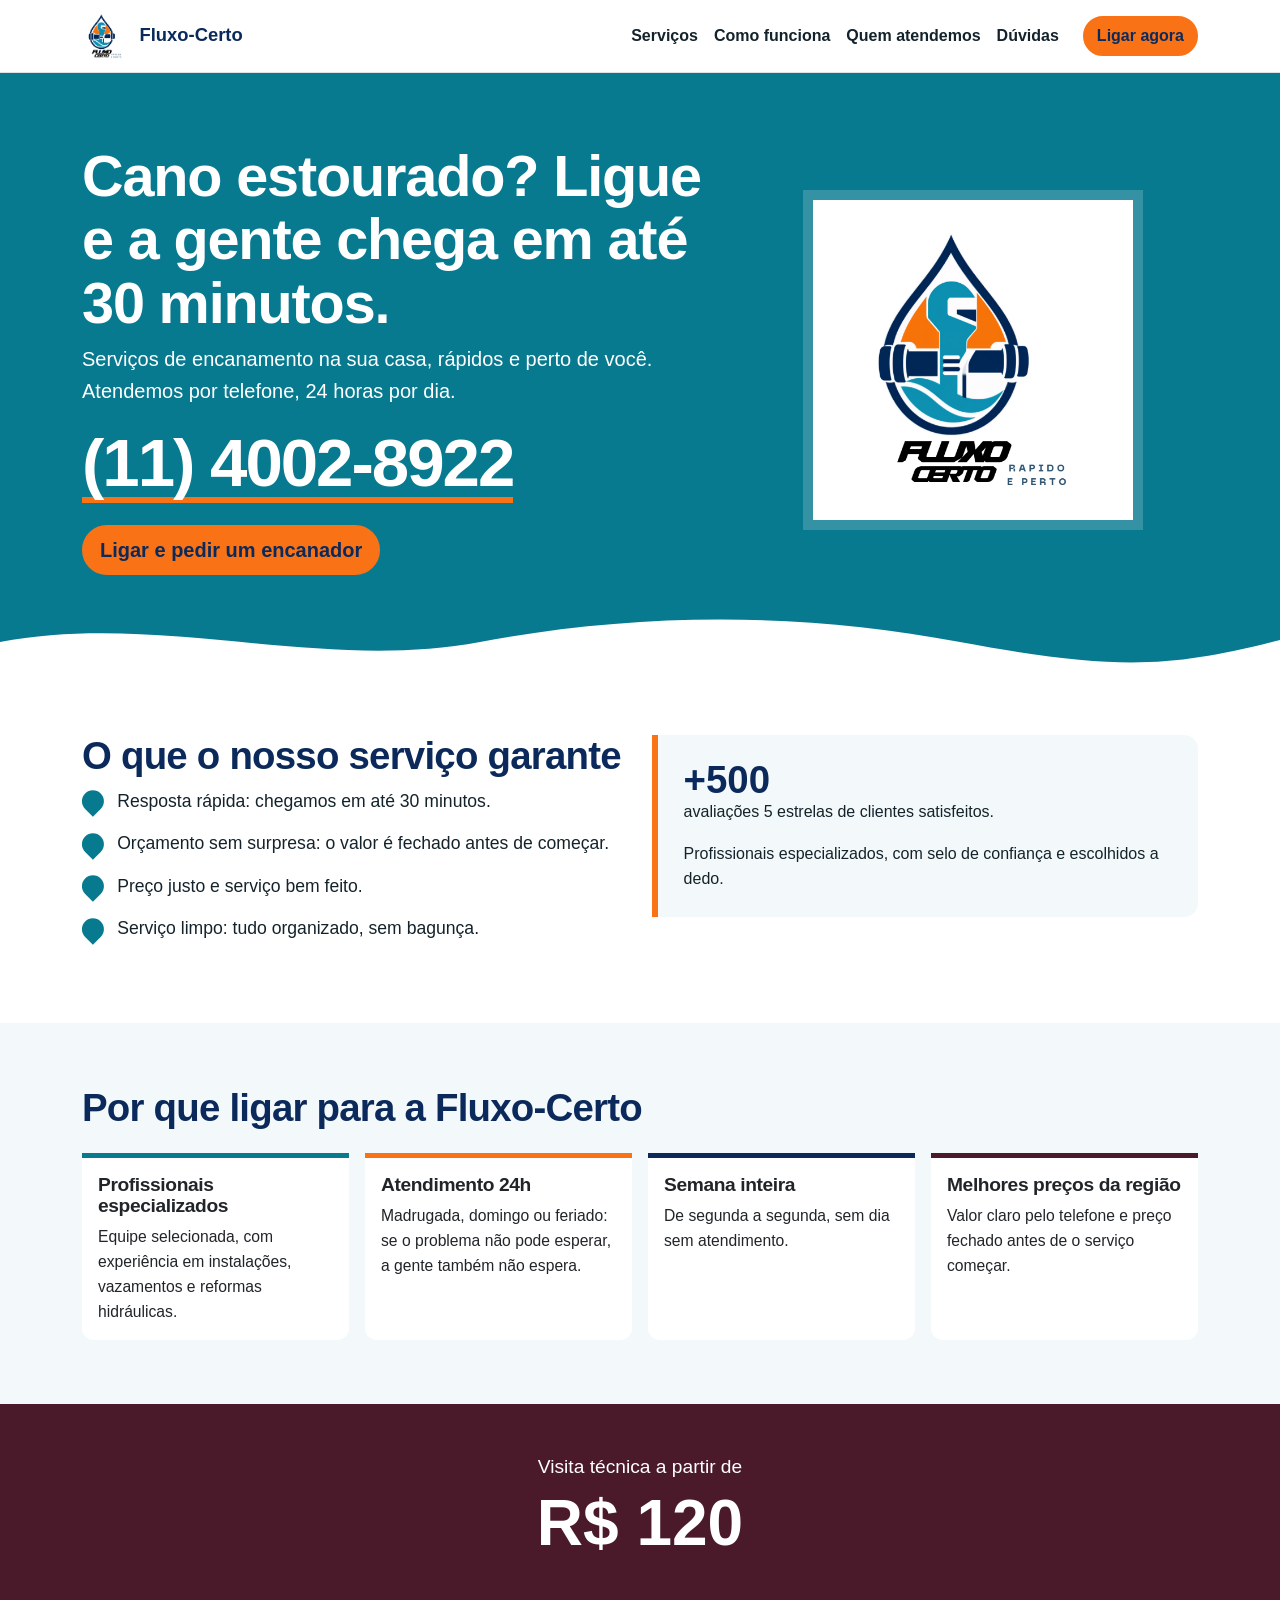
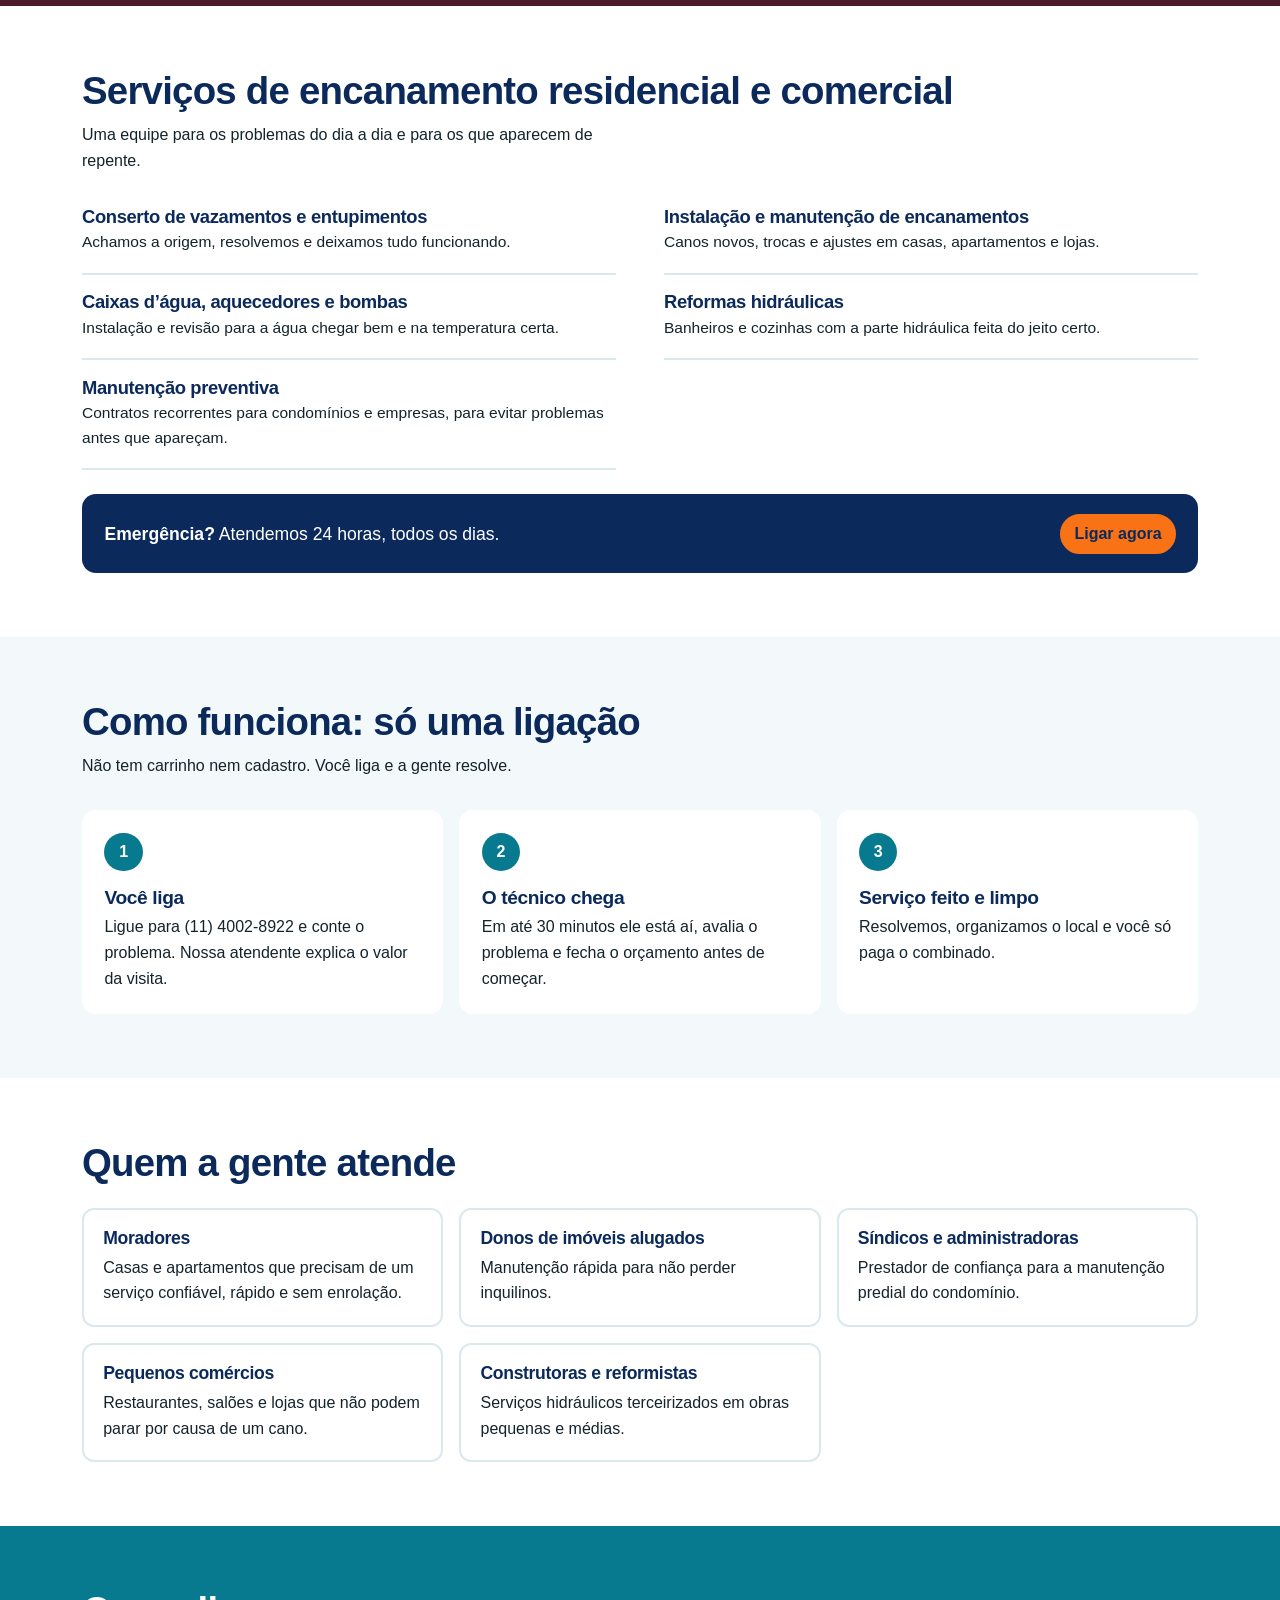
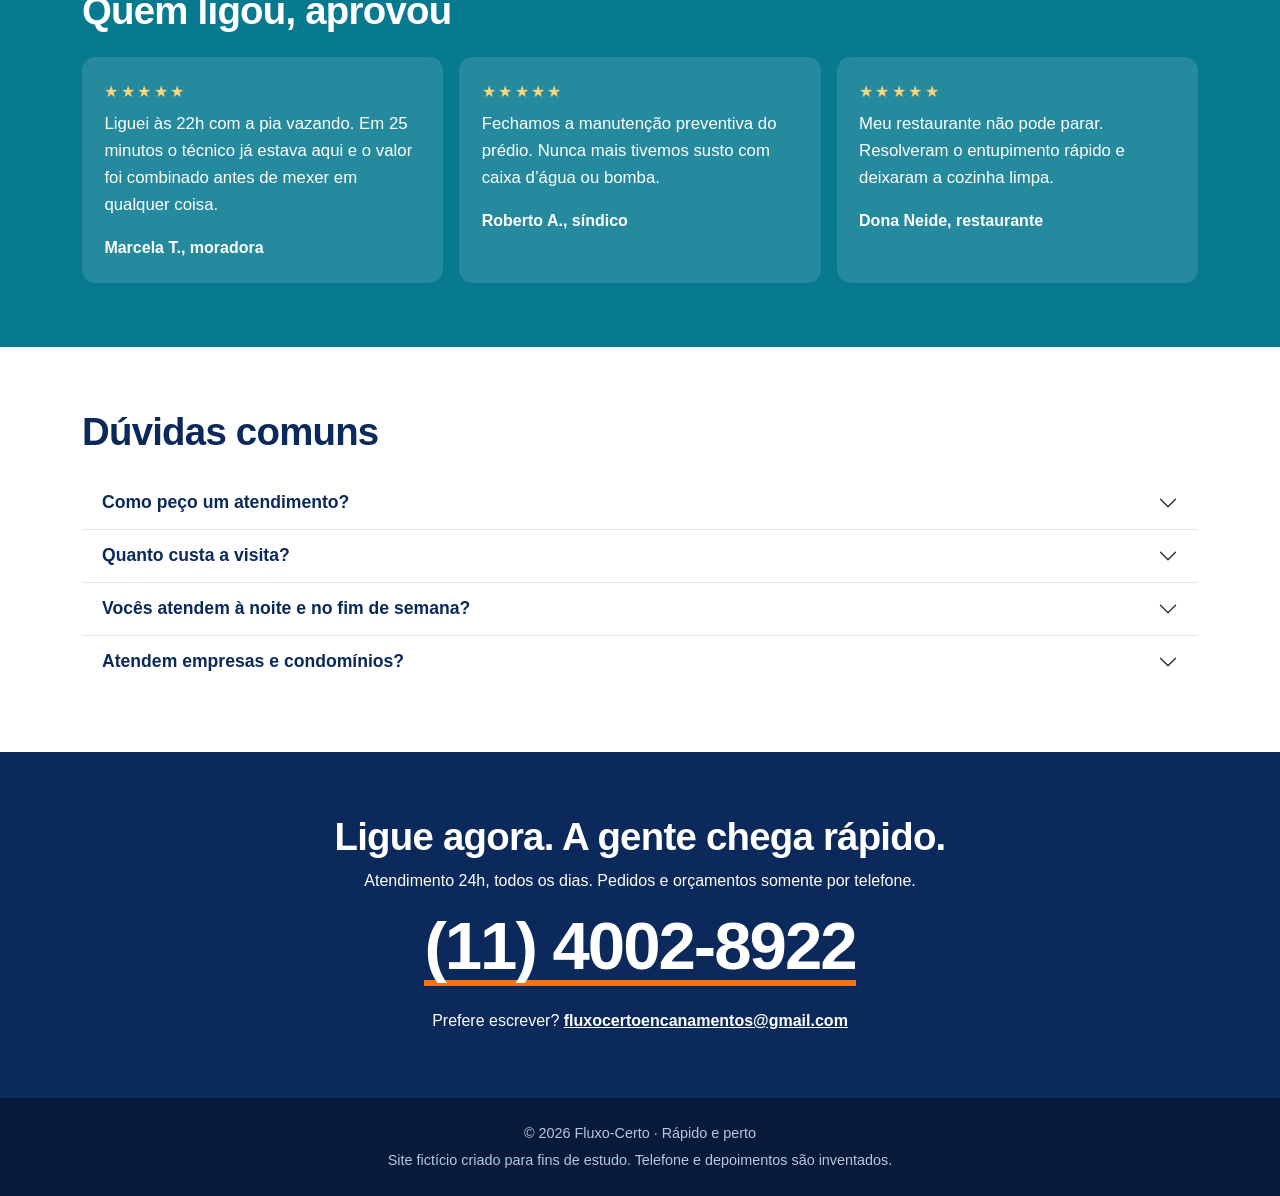
<file: 1 ano/4-bim/sacheto/index.html>
<!doctype html>
<html lang="pt-BR">
<head>
  <meta charset="utf-8">
  <meta name="viewport" content="width=device-width, initial-scale=1">
  <title>Fluxo-Certo | Encanador 24h, rápido e perto</title>
  <meta name="description" content="Serviços de encanamento na sua casa. Atendimento 24h, chegada em até 30 minutos e orçamento sem surpresa. Ligue (11) 4002-8922.">

  <!-- Bootstrap 5.3.8 (CSS) - link copiado de getbootstrap.com/docs/5.3/getting-started/introduction/ -->
  <link href="https://cdn.jsdelivr.net/npm/bootstrap@5.3.8/dist/css/bootstrap.min.css" rel="stylesheet" integrity="sha384-sRIl4kxILFvY47J16cr9ZwB07vP4J8+LH7qKQnuqkuIAvNWLzeN8tE5YBujZqJLB" crossorigin="anonymous">

  <!-- Nosso CSS (sempre depois do Bootstrap, para podermos mudar as cores dele) -->
  <link rel="stylesheet" href="style.css">
</head>
<body id="topo">

  <!--  MENU  -->
  <nav class="navbar navbar-expand-md sticky-top bg-white border-bottom">
    <div class="container">

      <a class="navbar-brand" href="#topo">
        <img src="logo.png" alt="Logo da Fluxo-Certo" width="46" height="46">
        Fluxo-Certo
      </a>

      <!-- Botão que abre o menu no celular -->
      <button class="navbar-toggler" type="button" data-bs-toggle="collapse" data-bs-target="#menuPrincipal" aria-controls="menuPrincipal" aria-expanded="false" aria-label="Abrir menu">
        <span class="navbar-toggler-icon"></span>
      </button>

      <div class="collapse navbar-collapse" id="menuPrincipal">
        <ul class="navbar-nav ms-auto mb-2 mb-md-0 me-md-3">
          <li class="nav-item"><a class="nav-link" href="#servicos">Serviços</a></li>
          <li class="nav-item"><a class="nav-link" href="#como-funciona">Como funciona</a></li>
          <li class="nav-item"><a class="nav-link" href="#quem-atendemos">Quem atendemos</a></li>
          <li class="nav-item"><a class="nav-link" href="#duvidas">Dúvidas</a></li>
        </ul>
        <a class="btn btn-ligar rounded-pill" href="tel:+551140028922">Ligar agora</a>
      </div>

    </div>
  </nav>

  <main>

    <!--  SEÇÃO PRINCIPAL  -->
    <section class="hero fundo-petroleo position-relative">
      <div class="container">
        <div class="row align-items-center g-4">

          <div class="col-md-7">
            <h1>Cano estourado? Ligue e a gente chega em até 30 minutos.</h1>
            <p class="lead">Serviços de encanamento na sua casa, rápidos e perto de você. Atendemos por telefone, 24 horas por dia.</p>
            <a class="telefone" href="tel:+551140028922" aria-label="Ligar para (11) 4002-8922">(11) 4002-8922</a>
            <a class="btn btn-ligar btn-lg rounded-pill" href="tel:+551140028922">Ligar e pedir um encanador</a>
          </div>

          <!-- No celular a logo aparece primeiro (order-first); no computador fica à direita (order-md-last) -->
          <div class="col-md-5 order-first order-md-last">
            <div class="caixa-logo mx-auto">
              <img class="img-fluid" src="logo.png" alt="Logo Fluxo-Certo: gota d’água com uma chave e um cano">
            </div>
          </div>

        </div>
      </div>

      <!-- Onda branca no fim da seção -->
      <svg class="onda position-absolute bottom-0 start-0 w-100" viewBox="0 0 1200 60" preserveAspectRatio="none" aria-hidden="true">
        <path d="M0 30 C150 0 300 60 450 30 S750 0 900 30 S1100 55 1200 28 V60 H0 Z" fill="#fff"/>
      </svg>
    </section>

    <!--  GARANTIAS  -->
    <section class="secao" id="garantias">
      <div class="container">
        <div class="row g-4">

          <div class="col-md-6">
            <h2>O que o nosso serviço garante</h2>
            <ul class="checks list-unstyled">
              <li>Resposta rápida: chegamos em até 30 minutos.</li>
              <li>Orçamento sem surpresa: o valor é fechado antes de começar.</li>
              <li>Preço justo e serviço bem feito.</li>
              <li>Serviço limpo: tudo organizado, sem bagunça.</li>
            </ul>
          </div>

          <div class="col-md-6">
            <div class="prova">
              <strong>+500</strong>
              <p>avaliações 5 estrelas de clientes satisfeitos.</p>
              <p class="mb-0">Profissionais especializados, com selo de confiança e escolhidos a dedo.</p>
            </div>
          </div>

        </div>
      </div>
    </section>

    <!--  DIFERENCIAIS  -->
    <section class="secao fundo-claro">
      <div class="container">
        <h2 class="mb-4">Por que ligar para a Fluxo-Certo</h2>

        <div class="row row-cols-1 row-cols-sm-2 row-cols-lg-4 g-3">

          <div class="col">
            <div class="card dif-card borda-petroleo h-100">
              <div class="card-body">
                <h3 class="card-title">Profissionais especializados</h3>
                <p class="card-text">Equipe selecionada, com experiência em instalações, vazamentos e reformas hidráulicas.</p>
              </div>
            </div>
          </div>

          <div class="col">
            <div class="card dif-card borda-laranja h-100">
              <div class="card-body">
                <h3 class="card-title">Atendimento 24h</h3>
                <p class="card-text">Madrugada, domingo ou feriado: se o problema não pode esperar, a gente também não espera.</p>
              </div>
            </div>
          </div>

          <div class="col">
            <div class="card dif-card borda-marinho h-100">
              <div class="card-body">
                <h3 class="card-title">Semana inteira</h3>
                <p class="card-text">De segunda a segunda, sem dia sem atendimento.</p>
              </div>
            </div>
          </div>

          <div class="col">
            <div class="card dif-card borda-vinho h-100">
              <div class="card-body">
                <h3 class="card-title">Melhores preços da região</h3>
                <p class="card-text">Valor claro pelo telefone e preço fechado antes de o serviço começar.</p>
              </div>
            </div>
          </div>

        </div>
      </div>
    </section>

    <!--  PREÇO  -->
    <section class="preco fundo-vinho text-center">
      <div class="container">
        <p class="mb-0">Visita técnica a partir de</p>
        <strong class="preco-valor">R$ 120</strong>
      </div>
    </section>

    <!--  SERVIÇOS  -->
    <section class="secao" id="servicos">
      <div class="container">
        <h2>Serviços de encanamento residencial e comercial</h2>
        <p>Uma equipe para os problemas do dia a dia e para os que aparecem de repente.</p>

        <div class="row row-cols-1 row-cols-md-2 gx-5 mt-3">

          <div class="col">
            <div class="servico">
              <h3>Conserto de vazamentos e entupimentos</h3>
              <p>Achamos a origem, resolvemos e deixamos tudo funcionando.</p>
            </div>
          </div>

          <div class="col">
            <div class="servico">
              <h3>Instalação e manutenção de encanamentos</h3>
              <p>Canos novos, trocas e ajustes em casas, apartamentos e lojas.</p>
            </div>
          </div>

          <div class="col">
            <div class="servico">
              <h3>Caixas d’água, aquecedores e bombas</h3>
              <p>Instalação e revisão para a água chegar bem e na temperatura certa.</p>
            </div>
          </div>

          <div class="col">
            <div class="servico">
              <h3>Reformas hidráulicas</h3>
              <p>Banheiros e cozinhas com a parte hidráulica feita do jeito certo.</p>
            </div>
          </div>

          <div class="col">
            <div class="servico">
              <h3>Manutenção preventiva</h3>
              <p>Contratos recorrentes para condomínios e empresas, para evitar problemas antes que apareçam.</p>
            </div>
          </div>

        </div>

        <!-- Faixa de emergência -->
        <div class="emergencia d-flex flex-wrap gap-3 align-items-center justify-content-between mt-4">
          <p class="mb-0"><strong>Emergência?</strong> Atendemos 24 horas, todos os dias.</p>
          <a class="btn btn-ligar rounded-pill" href="tel:+551140028922">Ligar agora</a>
        </div>
      </div>
    </section>

    <!--  COMO FUNCIONA  -->
    <section class="secao fundo-claro" id="como-funciona">
      <div class="container">
        <h2>Como funciona: só uma ligação</h2>
        <p>Não tem carrinho nem cadastro. Você liga e a gente resolve.</p>

        <div class="row row-cols-1 row-cols-md-3 g-3 mt-2">

          <div class="col">
            <div class="passo">
              <span class="numero d-flex align-items-center justify-content-center rounded-circle mb-3">1</span>
              <h3>Você liga</h3>
              <p class="mb-0">Ligue para (11) 4002-8922 e conte o problema. Nossa atendente explica o valor da visita.</p>
            </div>
          </div>

          <div class="col">
            <div class="passo">
              <span class="numero d-flex align-items-center justify-content-center rounded-circle mb-3">2</span>
              <h3>O técnico chega</h3>
              <p class="mb-0">Em até 30 minutos ele está aí, avalia o problema e fecha o orçamento antes de começar.</p>
            </div>
          </div>

          <div class="col">
            <div class="passo">
              <span class="numero d-flex align-items-center justify-content-center rounded-circle mb-3">3</span>
              <h3>Serviço feito e limpo</h3>
              <p class="mb-0">Resolvemos, organizamos o local e você só paga o combinado.</p>
            </div>
          </div>

        </div>
      </div>
    </section>

    <!--  QUEM ATENDEMOS  -->
    <section class="secao" id="quem-atendemos">
      <div class="container">
        <h2 class="mb-4">Quem a gente atende</h2>

        <div class="row row-cols-1 row-cols-sm-2 row-cols-lg-3 g-3">

          <div class="col">
            <div class="publico">
              <h3>Moradores</h3>
              <p class="mb-0">Casas e apartamentos que precisam de um serviço confiável, rápido e sem enrolação.</p>
            </div>
          </div>

          <div class="col">
            <div class="publico">
              <h3>Donos de imóveis alugados</h3>
              <p class="mb-0">Manutenção rápida para não perder inquilinos.</p>
            </div>
          </div>

          <div class="col">
            <div class="publico">
              <h3>Síndicos e administradoras</h3>
              <p class="mb-0">Prestador de confiança para a manutenção predial do condomínio.</p>
            </div>
          </div>

          <div class="col">
            <div class="publico">
              <h3>Pequenos comércios</h3>
              <p class="mb-0">Restaurantes, salões e lojas que não podem parar por causa de um cano.</p>
            </div>
          </div>

          <div class="col">
            <div class="publico">
              <h3>Construtoras e reformistas</h3>
              <p class="mb-0">Serviços hidráulicos terceirizados em obras pequenas e médias.</p>
            </div>
          </div>

        </div>
      </div>
    </section>

    <!--  DEPOIMENTOS  -->
    <section class="secao fundo-petroleo">
      <div class="container">
        <h2 class="mb-4">Quem ligou, aprovou</h2>

        <div class="row row-cols-1 row-cols-md-3 g-3">

          <div class="col">
            <blockquote class="depoimento h-100">
              <span class="estrelas" aria-label="5 estrelas">★★★★★</span>
              <p>Liguei às 22h com a pia vazando. Em 25 minutos o técnico já estava aqui e o valor foi combinado antes de mexer em qualquer coisa.</p>
              <cite>Marcela T., moradora</cite>
            </blockquote>
          </div>

          <div class="col">
            <blockquote class="depoimento h-100">
              <span class="estrelas" aria-label="5 estrelas">★★★★★</span>
              <p>Fechamos a manutenção preventiva do prédio. Nunca mais tivemos susto com caixa d’água ou bomba.</p>
              <cite>Roberto A., síndico</cite>
            </blockquote>
          </div>

          <div class="col">
            <blockquote class="depoimento h-100">
              <span class="estrelas" aria-label="5 estrelas">★★★★★</span>
              <p>Meu restaurante não pode parar. Resolveram o entupimento rápido e deixaram a cozinha limpa.</p>
              <cite>Dona Neide, restaurante</cite>
            </blockquote>
          </div>

        </div>
      </div>
    </section>

    <!--  DÚVIDAS (accordion do Bootstrap)  -->
    <section class="secao" id="duvidas">
      <div class="container">
        <h2 class="mb-4">Dúvidas comuns</h2>

        <div class="accordion accordion-flush" id="faq">

          <div class="accordion-item">
            <h3 class="accordion-header">
              <button class="accordion-button collapsed" type="button" data-bs-toggle="collapse" data-bs-target="#faq1" aria-expanded="false" aria-controls="faq1">
                Como peço um atendimento?
              </button>
            </h3>
            <div id="faq1" class="accordion-collapse collapse" data-bs-parent="#faq">
              <div class="accordion-body">Só por telefone: (11) 4002-8922. Não vendemos nada pelo site.</div>
            </div>
          </div>

          <div class="accordion-item">
            <h3 class="accordion-header">
              <button class="accordion-button collapsed" type="button" data-bs-toggle="collapse" data-bs-target="#faq2" aria-expanded="false" aria-controls="faq2">
                Quanto custa a visita?
              </button>
            </h3>
            <div id="faq2" class="accordion-collapse collapse" data-bs-parent="#faq">
              <div class="accordion-body">A visita técnica começa em R$ 120. O orçamento do serviço é fechado antes de começar.</div>
            </div>
          </div>

          <div class="accordion-item">
            <h3 class="accordion-header">
              <button class="accordion-button collapsed" type="button" data-bs-toggle="collapse" data-bs-target="#faq3" aria-expanded="false" aria-controls="faq3">
                Vocês atendem à noite e no fim de semana?
              </button>
            </h3>
            <div id="faq3" class="accordion-collapse collapse" data-bs-parent="#faq">
              <div class="accordion-body">Sim. Atendemos 24 horas, todos os dias da semana.</div>
            </div>
          </div>

          <div class="accordion-item">
            <h3 class="accordion-header">
              <button class="accordion-button collapsed" type="button" data-bs-toggle="collapse" data-bs-target="#faq4" aria-expanded="false" aria-controls="faq4">
                Atendem empresas e condomínios?
              </button>
            </h3>
            <div id="faq4" class="accordion-collapse collapse" data-bs-parent="#faq">
              <div class="accordion-body">Atendemos, inclusive com contratos de manutenção preventiva recorrentes.</div>
            </div>
          </div>

        </div>
      </div>
    </section>

    <!--  CONTATO  -->
    <section class="secao fundo-marinho text-center" id="contato">
      <div class="container">
        <h2>Ligue agora. A gente chega rápido.</h2>
        <p>Atendimento 24h, todos os dias. Pedidos e orçamentos somente por telefone.</p>
        <a class="telefone mx-auto" href="tel:+551140028922" aria-label="Ligar para (11) 4002-8922">(11) 4002-8922</a>
        <p class="mb-0">Prefere escrever? <a class="email" href="mailto:fluxocertoencanamentos@gmail.com">fluxocertoencanamentos@gmail.com</a></p>
      </div>
    </section>

  </main>

  <!--  RODAPÉ  -->
  <footer>
    <div class="container">
      <p class="mb-1">© 2026 Fluxo-Certo · Rápido e perto</p>
      <p class="mb-0">Site fictício criado para fins de estudo. Telefone e depoimentos são inventados.</p>
    </div>
  </footer>

  <!-- Barra de ligar fixa embaixo, só aparece no celular (d-md-none esconde a partir de md) -->
  <a class="barra-ligar fixed-bottom d-md-none" href="tel:+551140028922">Ligar agora: (11) 4002-8922</a>

  <!-- Bootstrap 5.3.8 (JS) - link copiado de getbootstrap.com/docs/5.3/getting-started/introduction/ -->
  <script src="https://cdn.jsdelivr.net/npm/bootstrap@5.3.8/dist/js/bootstrap.bundle.min.js" integrity="sha384-FKyoEForCGlyvwx9Hj09JcYn3nv7wiPVlz7YYwJrWVcXK/BmnVDxM+D2scQbITxI" crossorigin="anonymous"></script>

</body>
</html>
</file>
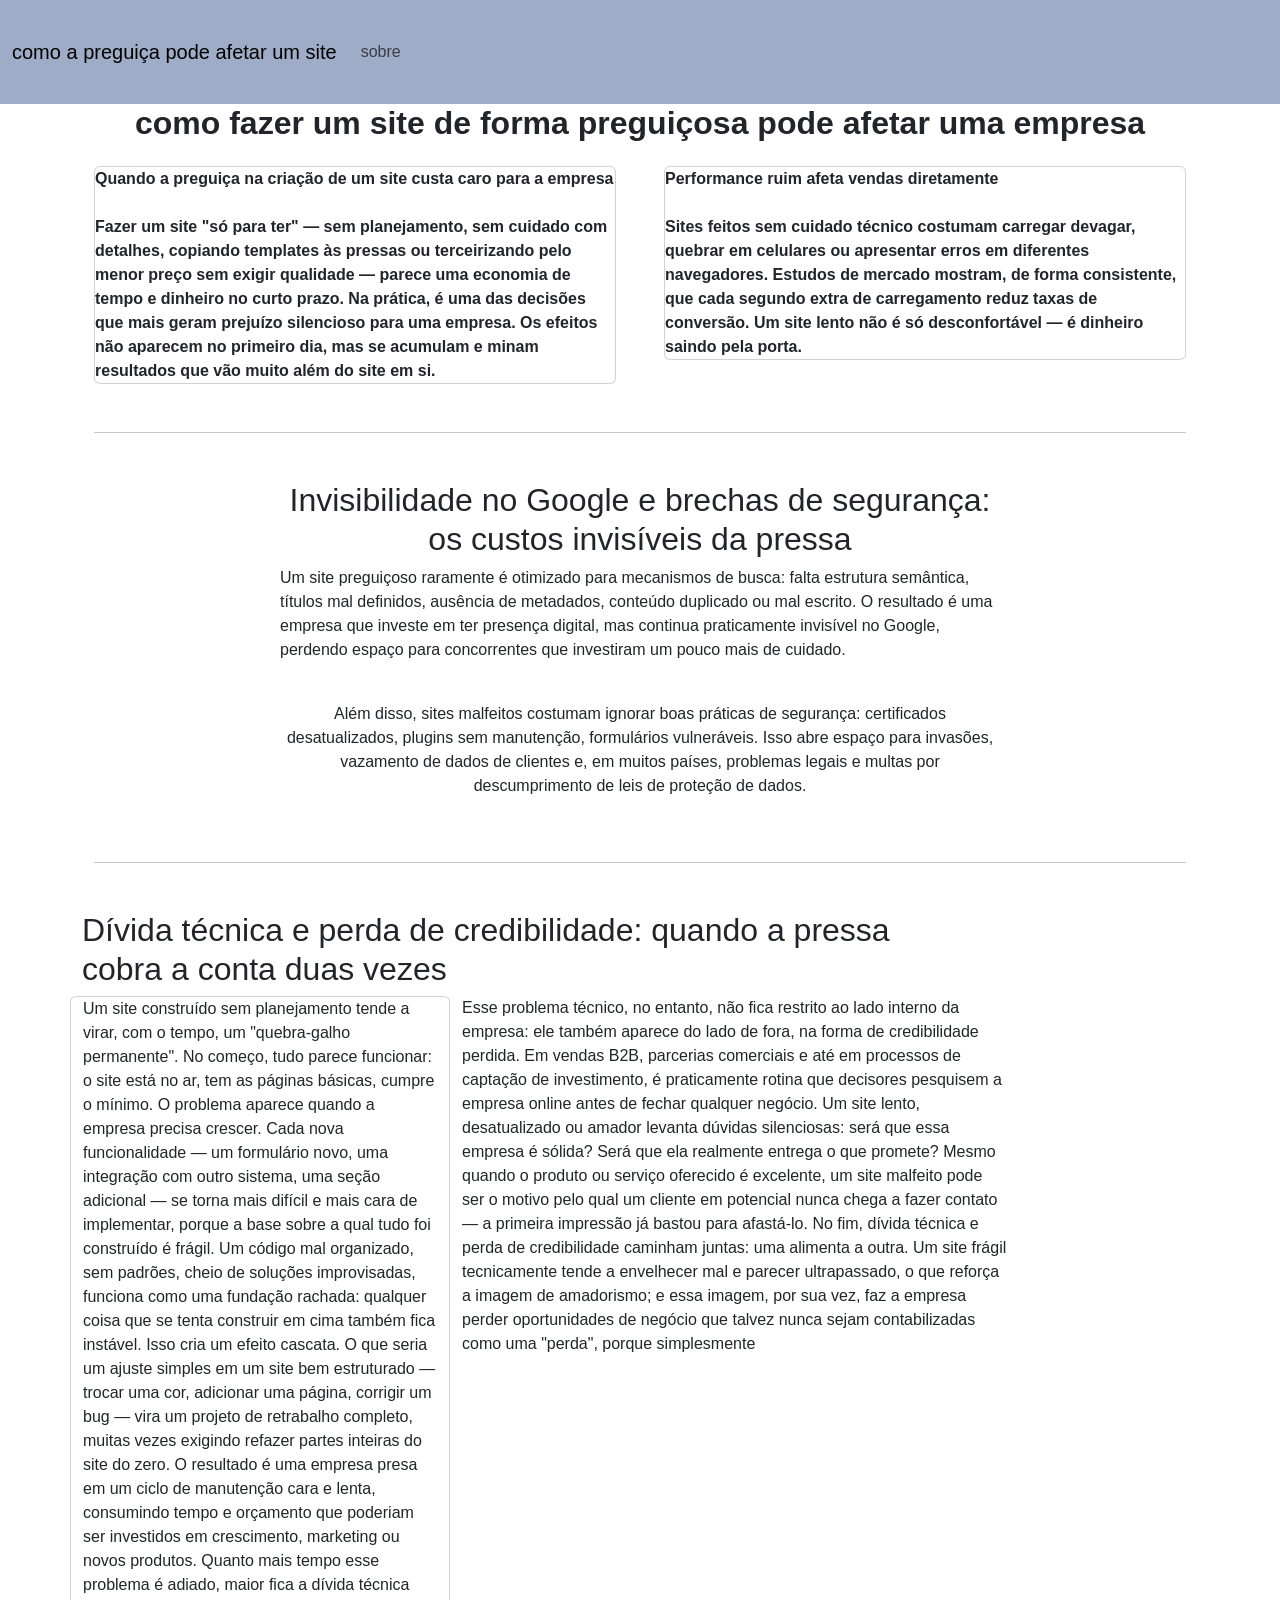
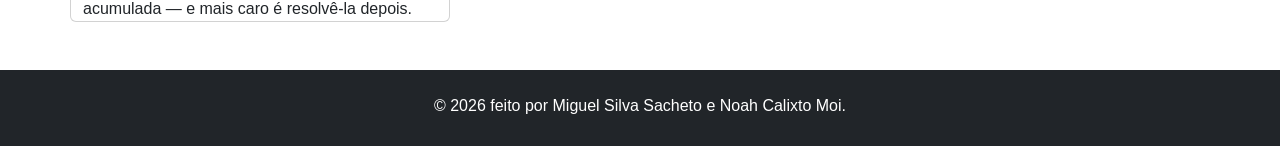
<file: html/3-bi/site qualquer/index.html>
<!doctype html>
<html lang="pt-BR">

<head>
    <meta charset="utf-8">
    <meta name="viewport" content="width=device-width, initial-scale=1">
    <title>Computação Quântica</title>

    <link href="https://cdn.jsdelivr.net/npm/bootstrap@5.3.8/dist/css/bootstrap.min.css" rel="stylesheet"
        integrity="sha384-sRIl4kxILFvY47J16cr9ZwB07vP4J8+LH7qKQnuqkuIAvNWLzeN8tE5YBujZqJLB" crossorigin="anonymous">
    <link rel="stylesheet" href="style.css">
</head>

<body>
    <header>
        <nav class="navbar navbar-expand-lg sticky-top hero">
            <div class="container-fluid">
                <a class="navbar-brand" href="#">como a preguiça pode afetar um site</a>
                <button class="navbar-toggler" type="button" data-bs-toggle="collapse" data-bs-target="#navbarNav"
                    aria-controls="navbarNav" aria-expanded="false" aria-label="Toggle navigation">
                    <span class="navbar-toggler-icon"></span>
                </button>
                <div class="collapse navbar-collapse" id="navbarNav">
                    <ul class="navbar-nav">
                        
                        <li class="nav-item">
                            <a class="nav-link" href="sobre.html">sobre</a>
                        </li>
                    </ul>
                </div>
            </div>
        </nav>
        </nav>
    </header>
    <div class=text-center>
        <h2 class="mb-4"><strong>como fazer um site de forma preguiçosa pode afetar uma empresa</strong></h2>
    </div>
    <div id="inicio"></div>
    <div class="container px-4">
        <div class="row gx-5">
            <div class="col-md-6">
                <div class="card">
                    <div class="h-100">
                        <div class="card-text"><strong>
                                Quando a preguiça na criação de um site custa caro para a empresa<br><br>
                                Fazer um site "só para ter" — sem planejamento, sem cuidado com detalhes, copiando
                                templates às pressas ou terceirizando pelo menor preço sem exigir qualidade —
                                parece uma economia de tempo e dinheiro no curto prazo. Na prática, é uma das
                                decisões que mais geram prejuízo silencioso para uma empresa. Os efeitos não
                                aparecem no primeiro dia, mas se acumulam e minam resultados que vão muito além
                                do site em si. </strong>
                        </div>
                    </div>
                </div>
            </div>

            <div class="col-md-6">
                <div class="card">
                    <div class="h-100">
                        <div class="card-text"><strong>
                                Performance ruim afeta vendas diretamente
                                <br><br>
                                Sites feitos sem cuidado técnico costumam carregar devagar, quebrar em celulares ou
                                apresentar erros em diferentes navegadores. Estudos de mercado mostram, de forma
                                consistente, que cada segundo extra de carregamento reduz taxas de conversão. Um site
                                lento
                                não é só desconfortável — é dinheiro saindo pela porta.</strong>
                        </div>
                    </div>
                </div>
            </div>
        </div>
        <hr class="my-5">
    </div>

    <div class="container px-4">
        <div class="row justify-content-center">
            <div class="col-md-8 text-center">
                <h2>Invisibilidade no Google e brechas de segurança:<br> os custos invisíveis da pressa</h2>

                <p class="text-start">
                    Um site preguiçoso raramente é otimizado para mecanismos de busca: falta estrutura semântica,
                    títulos mal definidos, ausência de metadados, conteúdo duplicado ou mal escrito. O resultado é
                    uma empresa que investe em ter presença digital, mas continua praticamente invisível no Google,
                    perdendo espaço para concorrentes que investiram um pouco mais de cuidado.
                </p><br>


                <p>
                    Além disso, sites malfeitos costumam ignorar boas práticas de segurança: certificados
                    desatualizados, plugins sem manutenção, formulários vulneráveis. Isso abre espaço para
                    invasões, vazamento de dados de clientes e, em muitos países, problemas legais e multas por
                    descumprimento de leis de proteção de dados.
                </p>
            </div>
        </div>
        <hr class="my-5">
    </div>
    <div class="container">
        <div class="row">
            
            <h2 class="col-9">Dívida técnica e perda de credibilidade: quando a pressa cobra a conta duas vezes</h2>
            <div class="col-4 card">Um site construído sem planejamento tende a virar, com o tempo, um "quebra-galho
                permanente". No começo, tudo parece funcionar: o site está no ar, tem as páginas básicas, cumpre o
                mínimo. O problema aparece quando a empresa precisa crescer. Cada nova funcionalidade — um formulário
                novo, uma integração com outro sistema, uma seção adicional — se torna mais difícil e mais cara de
                implementar, porque a base sobre a qual tudo foi construído é frágil. Um código mal organizado, sem
                padrões, cheio de soluções improvisadas, funciona como uma fundação rachada: qualquer coisa que se tenta
                construir em cima também fica instável.

                Isso cria um efeito cascata. O que seria um ajuste simples em um site bem estruturado — trocar uma cor,
                adicionar uma página, corrigir um bug — vira um projeto de retrabalho completo, muitas vezes exigindo
                refazer partes inteiras do site do zero. O resultado é uma empresa presa em um ciclo de manutenção cara
                e lenta, consumindo tempo e orçamento que poderiam ser investidos em crescimento, marketing ou novos
                produtos. Quanto mais tempo esse problema é adiado, maior fica a dívida técnica acumulada — e mais caro
                é resolvê-la depois.</div>
            <div class="col-6">Esse problema técnico, no entanto, não fica restrito ao lado interno da empresa: ele
                também aparece do lado de fora, na forma de credibilidade perdida. Em vendas B2B, parcerias comerciais e
                até em processos de captação de investimento, é praticamente rotina que decisores pesquisem a empresa
                online antes de fechar qualquer negócio. Um site lento, desatualizado ou amador levanta dúvidas
                silenciosas: será que essa empresa é sólida? Será que ela realmente entrega o que promete? Mesmo quando
                o produto ou serviço oferecido é excelente, um site malfeito pode ser o motivo pelo qual um cliente em
                potencial nunca chega a fazer contato — a primeira impressão já bastou para afastá-lo.

                No fim, dívida técnica e perda de credibilidade caminham juntas: uma alimenta a outra. Um site frágil
                tecnicamente tende a envelhecer mal e parecer ultrapassado, o que reforça a imagem de amadorismo; e essa
                imagem, por sua vez, faz a empresa perder oportunidades de negócio que talvez nunca sejam contabilizadas
                como uma "perda", porque simplesmente</div>
        </div>
    </div>
<footer class="bg-dark text-white text-center py-4 mt-5">
  <div class="container">
    <p class="mb-1">&copy; 2026 feito por Miguel Silva Sacheto e Noah Calixto Moi.</p>
    
  </div>
</footer> 



    <script src="https://cdn.jsdelivr.net/npm/bootstrap@5.3.8/dist/js/bootstrap.bundle.min.js"
        integrity="sha384-FKyoEForCGlyvwx9Hj09JcYn3nv7wiPVlz7YYwJrWVcXK/BmnVDxM+D2scQbITxI"
        crossorigin="anonymous"></script>
</body>
</file>
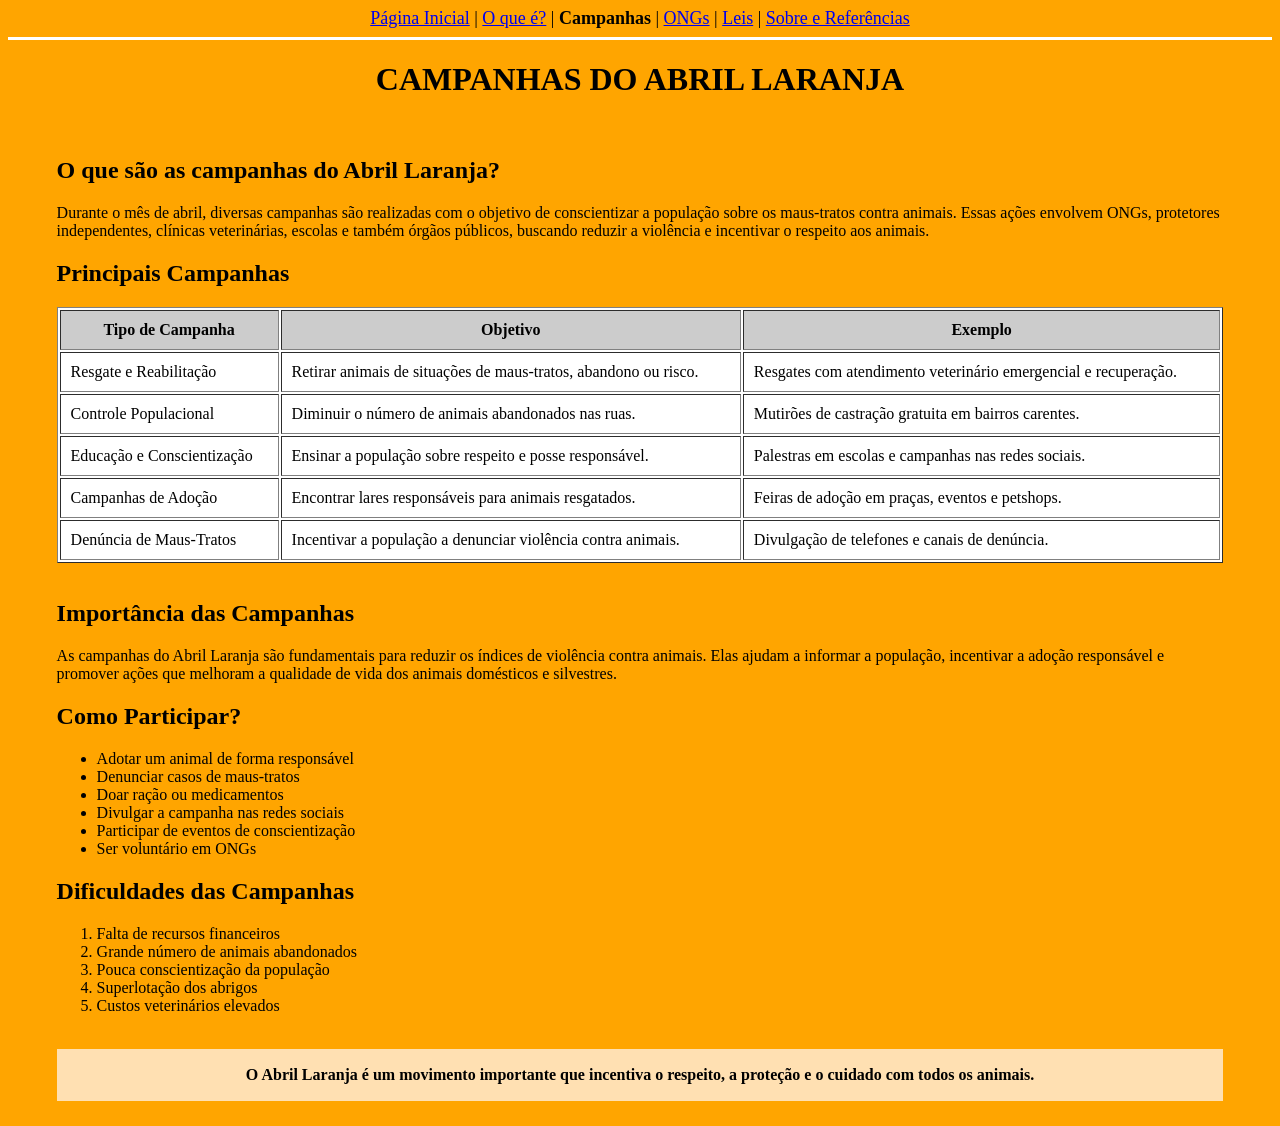
<file: html/1bim/abril-laranja/campanhas.html>
<!DOCTYPE html>
<html lang="pt-br">
<head>
    <meta charset="UTF-8">
    <title>Campanhas - Abril Laranja</title>
</head>
<body bgcolor="orange" text="black">

<center>
    <font size="4">
        <a href="index.html">Página Inicial</a> |
        <a href="o que é.html">O que é?</a> |
        <b>Campanhas</b> |
        <a href="ongs.html">ONGs</a> |
        <a href="leis.html">Leis</a> |
        <a href="sobre.html">Sobre e Referências</a>
    </font>
</center>

<hr size="3" color="white">

<h1 align="center">CAMPANHAS DO ABRIL LARANJA</h1>

<table width="95%" align="center" border="0" cellpadding="15">
<tr>
<td>

<h2>O que são as campanhas do Abril Laranja?</h2>

<p>
Durante o mês de abril, diversas campanhas são realizadas com o objetivo de
conscientizar a população sobre os maus-tratos contra animais. Essas ações
envolvem ONGs, protetores independentes, clínicas veterinárias, escolas e
também órgãos públicos, buscando reduzir a violência e incentivar o respeito
aos animais.
</p>

<h2>Principais Campanhas</h2>

<table border="1" width="100%" bgcolor="white" cellpadding="10">
<tr bgcolor="#CCCCCC">
<th>Tipo de Campanha</th>
<th>Objetivo</th>
<th>Exemplo</th>
</tr>

<tr>
<td>Resgate e Reabilitação</td>
<td>Retirar animais de situações de maus-tratos, abandono ou risco.</td>
<td>Resgates com atendimento veterinário emergencial e recuperação.</td>
</tr>

<tr>
<td>Controle Populacional</td>
<td>Diminuir o número de animais abandonados nas ruas.</td>
<td>Mutirões de castração gratuita em bairros carentes.</td>
</tr>

<tr>
<td>Educação e Conscientização</td>
<td>Ensinar a população sobre respeito e posse responsável.</td>
<td>Palestras em escolas e campanhas nas redes sociais.</td>
</tr>

<tr>
<td>Campanhas de Adoção</td>
<td>Encontrar lares responsáveis para animais resgatados.</td>
<td>Feiras de adoção em praças, eventos e petshops.</td>
</tr>

<tr>
<td>Denúncia de Maus-Tratos</td>
<td>Incentivar a população a denunciar violência contra animais.</td>
<td>Divulgação de telefones e canais de denúncia.</td>
</tr>

</table>

<br>

<h2>Importância das Campanhas</h2>

<p>
As campanhas do Abril Laranja são fundamentais para reduzir os índices de
violência contra animais. Elas ajudam a informar a população, incentivar a
adoção responsável e promover ações que melhoram a qualidade de vida dos
animais domésticos e silvestres.
</p>

<h2>Como Participar?</h2>

<ul>
<li>Adotar um animal de forma responsável</li>
<li>Denunciar casos de maus-tratos</li>
<li>Doar ração ou medicamentos</li>
<li>Divulgar a campanha nas redes sociais</li>
<li>Participar de eventos de conscientização</li>
<li>Ser voluntário em ONGs</li>
</ul>

<h2>Dificuldades das Campanhas</h2>

<ol>
<li>Falta de recursos financeiros</li>
<li>Grande número de animais abandonados</li>
<li>Pouca conscientização da população</li>
<li>Superlotação dos abrigos</li>
<li>Custos veterinários elevados</li>
</ol>

<br>

<table width="100%" bgcolor="#FFE0B2" cellpadding="15">
<tr>
<td align="center">
<b>
O Abril Laranja é um movimento importante que incentiva o respeito,
a proteção e o cuidado com todos os animais.
</b>
</td>
</tr>
</table>

</td>
</tr>
</table>

</body>
</html>
</file>
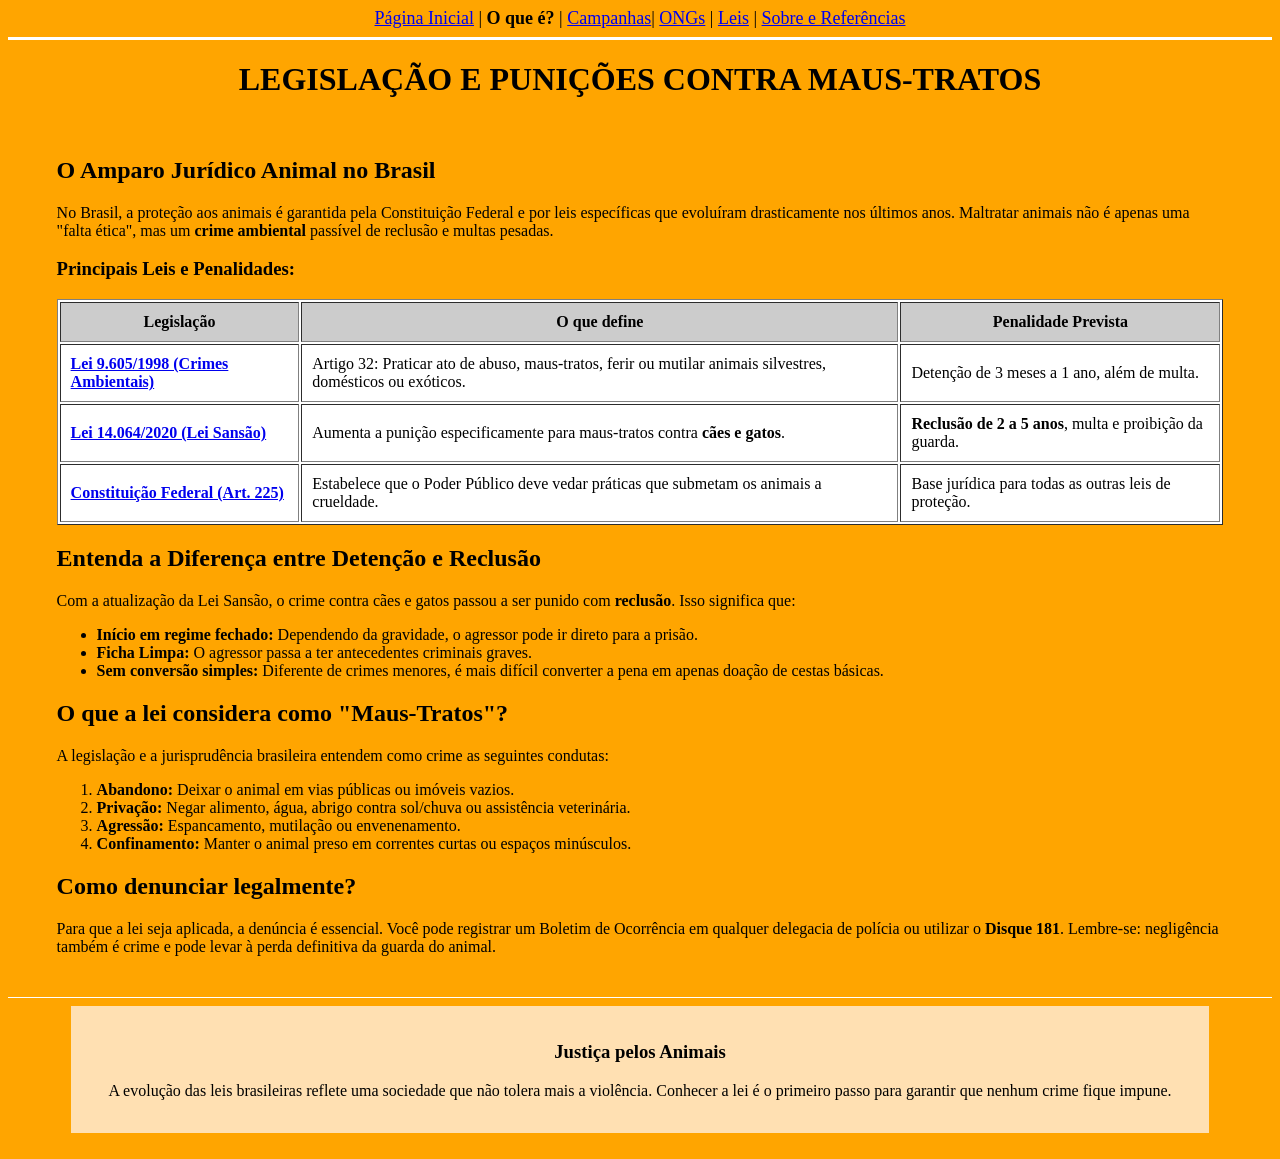
<file: html/1bim/abril-laranja/leis.html>
<!DOCTYPE html>
<html lang="pt-br">
<head>
    <meta charset="UTF-8">
    <title>Legislação e Crimes - Abril Laranja</title>
</head>
<body bgcolor="orange" text="black">

    <center>
        <font size="4">
            <a href="index.html">Página Inicial</a> |
            <b>O que é?</b> |
            <a href="campanhas.html">Campanhas</a>|
			<a href="Ongs.html">ONGs</a> |
            <a href="leis.html">Leis</a> |
            <a href="referencias.html">Sobre e Referências</a>
        </font>
    </center>
    <hr size="3" color="white">

    <h1 align="center">LEGISLAÇÃO E PUNIÇÕES CONTRA MAUS-TRATOS</h1>

    <table width="95%" align="center" border="0" cellpadding="15">
        <tr>
            <td>
                <h2>O Amparo Jurídico Animal no Brasil</h2>
                <p>No Brasil, a proteção aos animais é garantida pela Constituição Federal e por leis específicas que evoluíram drasticamente nos últimos anos. Maltratar animais não é apenas uma "falta ética", mas um <b>crime ambiental</b> passível de reclusão e multas pesadas.</p>

                <h3>Principais Leis e Penalidades:</h3>
                <table border="1" width="100%" bgcolor="white" cellpadding="10">
                    <tr bgcolor="#CCCCCC">
                        <th>Legislação</th>
                        <th>O que define</th>
                        <th>Penalidade Prevista</th>
                    </tr>
                    <tr>
                        <td><a href="https://www.planalto.gov.br/ccivil_03/leis/l9605.htm" target="_blank"><b>Lei 9.605/1998 (Crimes Ambientais)</b></a></td>
                        <td>Artigo 32: Praticar ato de abuso, maus-tratos, ferir ou mutilar animais silvestres, domésticos ou exóticos.</td>
                        <td>Detenção de 3 meses a 1 ano, além de multa.</td>
                    </tr>
                    <tr>
                        <td><a href="https://www.planalto.gov.br/ccivil_03/_ato2019-2022/2020/lei/l14064.htm" target="_blank"><b>Lei 14.064/2020 (Lei Sansão)</b></a></td>
                        <td>Aumenta a punição especificamente para maus-tratos contra <b>cães e gatos</b>.</td>
                        <td><b>Reclusão de 2 a 5 anos</b>, multa e proibição da guarda.</td>
                    </tr>
                    <tr>
                        <td><a href="https://www.planalto.gov.br/ccivil_03/constituicao/constituicao.htm#art225" target="_blank"><b>Constituição Federal (Art. 225)</b></a></td>
                        <td>Estabelece que o Poder Público deve vedar práticas que submetam os animais a crueldade.</td>
                        <td>Base jurídica para todas as outras leis de proteção.</td>
                    </tr>
                </table>

                <h2>Entenda a Diferença entre Detenção e Reclusão</h2>
                <p>Com a atualização da Lei Sansão, o crime contra cães e gatos passou a ser punido com <b>reclusão</b>. Isso significa que:</p>
                <ul>
                    <li><b>Início em regime fechado:</b> Dependendo da gravidade, o agressor pode ir direto para a prisão.</li>
                    <li><b>Ficha Limpa:</b> O agressor passa a ter antecedentes criminais graves.</li>
                    <li><b>Sem conversão simples:</b> Diferente de crimes menores, é mais difícil converter a pena em apenas doação de cestas básicas.</li>
                </ul>

                <h2>O que a lei considera como "Maus-Tratos"?</h2>
                <p>A legislação e a jurisprudência brasileira entendem como crime as seguintes condutas:</p>
                <ol>
                    <li><b>Abandono:</b> Deixar o animal em vias públicas ou imóveis vazios.</li>
                    <li><b>Privação:</b> Negar alimento, água, abrigo contra sol/chuva ou assistência veterinária.</li>
                    <li><b>Agressão:</b> Espancamento, mutilação ou envenenamento.</li>
                    <li><b>Confinamento:</b> Manter o animal preso em correntes curtas ou espaços minúsculos.</li>
                </ol>

                <h2>Como denunciar legalmente?</h2>
                <p>Para que a lei seja aplicada, a denúncia é essencial. Você pode registrar um Boletim de Ocorrência em qualquer delegacia de polícia ou utilizar o <b>Disque 181</b>. Lembre-se: negligência também é crime e pode levar à perda definitiva da guarda do animal.</p>
            </td>
        </tr>
    </table>

    <hr size="1" color="white">

    <table width="90%" align="center" bgcolor="#FFE0B2" cellpadding="15" border="0">
        <tr>
            <td>
                <h3 align="center">Justiça pelos Animais</h3>
                <p align="center">A evolução das leis brasileiras reflete uma sociedade que não tolera mais a violência. Conhecer a lei é o primeiro passo para garantir que nenhum crime fique impune.</p>
            </td>
        </tr>
    </table>

    <br>
    
</body>
</html>
</file>
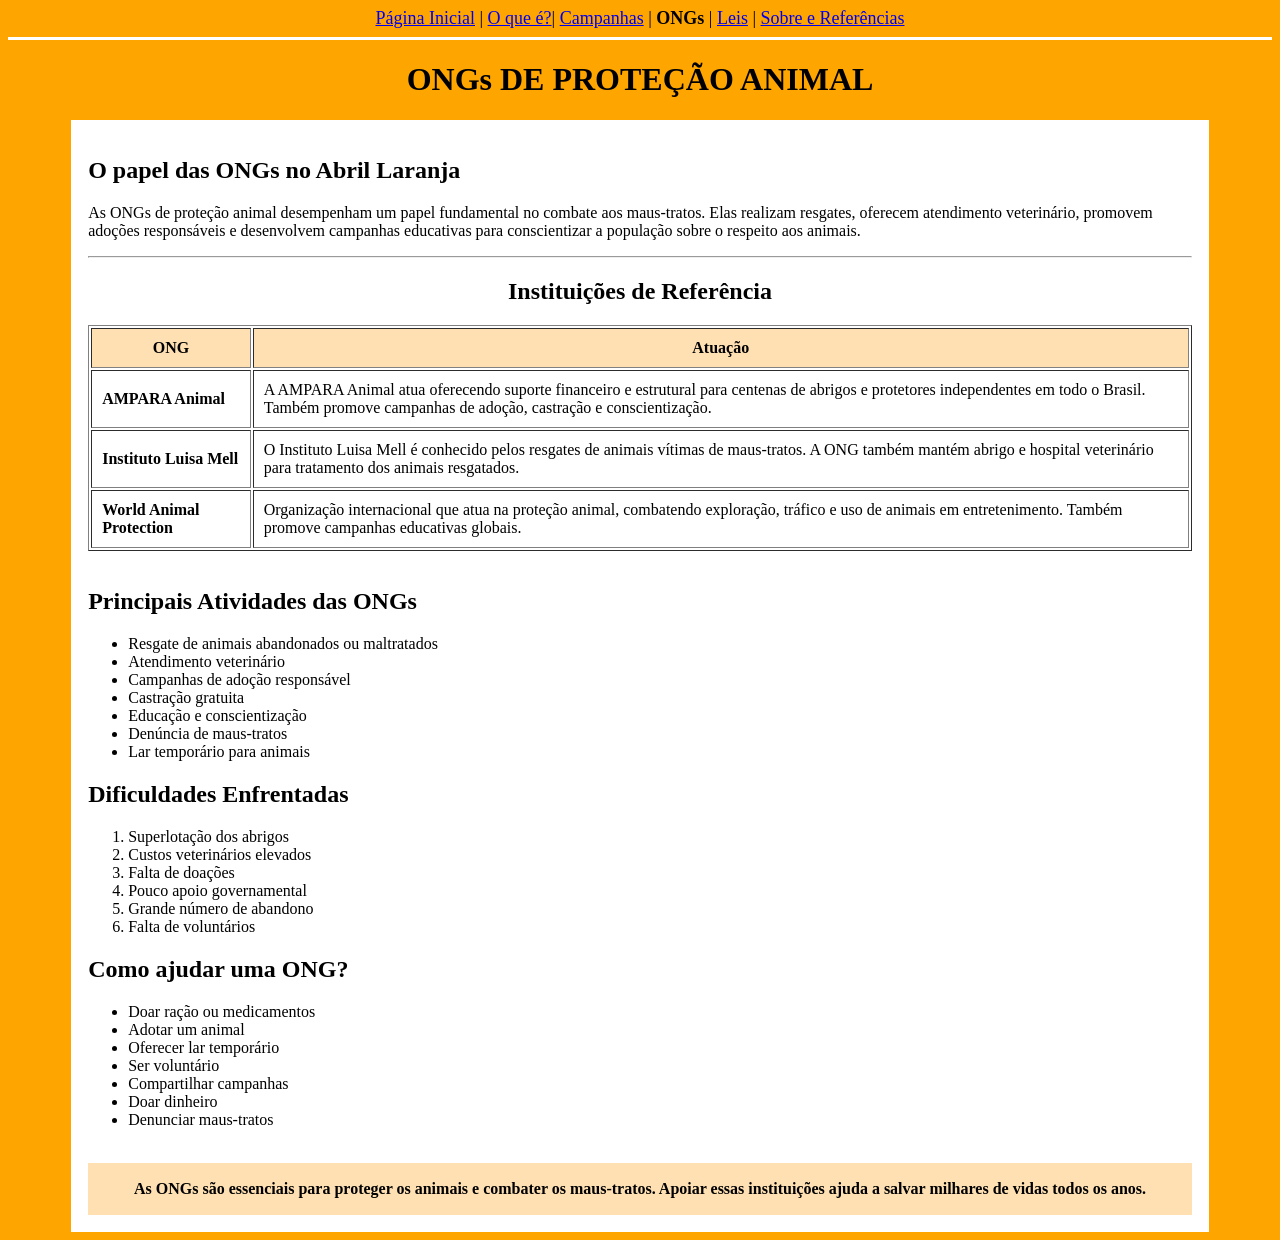
<file: html/1bim/abril-laranja/ongs.html>
<!DOCTYPE html>
<html lang="pt-br">
<head>
    <meta charset="UTF-8">
    <title>ONGs - Abril Laranja</title>
</head>
<body bgcolor="orange" text="black">

<center>
        <font size="4">
            <a href="index.html">Página Inicial</a> |
            <a href="o que é.html">O que é?</a>|
            <a href="campanhas.html">Campanhas</a> |  
			<b>ONGs</b> |
			<a href="leis.html">Leis</a> |
            <a href="referencias.html">Sobre e Referências</a>
        </font>
    </center>


<hr size="3" color="white">

<h1 align="center">ONGs DE PROTEÇÃO ANIMAL</h1>

<table width="90%" align="center" bgcolor="white" cellpadding="15">
<tr>
<td>

<h2>O papel das ONGs no Abril Laranja</h2>

<p>
As ONGs de proteção animal desempenham um papel fundamental no combate
aos maus-tratos. Elas realizam resgates, oferecem atendimento veterinário,
promovem adoções responsáveis e desenvolvem campanhas educativas para
conscientizar a população sobre o respeito aos animais.
</p>

<hr>

<h2 align="center">Instituições de Referência</h2>

<table width="100%" border="1" cellpadding="10">
<tr bgcolor="#FFE0B2">
<th>ONG</th>
<th>Atuação</th>
</tr>

<tr>
<td><b>AMPARA Animal</b></td>
<td>
A AMPARA Animal atua oferecendo suporte financeiro e estrutural para 
centenas de abrigos e protetores independentes em todo o Brasil. 
Também promove campanhas de adoção, castração e conscientização.
</td>
</tr>

<tr>
<td><b>Instituto Luisa Mell</b></td>
<td>
O Instituto Luisa Mell é conhecido pelos resgates de animais vítimas 
de maus-tratos. A ONG também mantém abrigo e hospital veterinário 
para tratamento dos animais resgatados.
</td>
</tr>

<tr>
<td><b>World Animal Protection</b></td>
<td>
Organização internacional que atua na proteção animal, combatendo 
exploração, tráfico e uso de animais em entretenimento. 
Também promove campanhas educativas globais.
</td>
</tr>

</table>

<br>

<h2>Principais Atividades das ONGs</h2>

<ul>
<li>Resgate de animais abandonados ou maltratados</li>
<li>Atendimento veterinário</li>
<li>Campanhas de adoção responsável</li>
<li>Castração gratuita</li>
<li>Educação e conscientização</li>
<li>Denúncia de maus-tratos</li>
<li>Lar temporário para animais</li>
</ul>

<h2>Dificuldades Enfrentadas</h2>

<ol>
<li>Superlotação dos abrigos</li>
<li>Custos veterinários elevados</li>
<li>Falta de doações</li>
<li>Pouco apoio governamental</li>
<li>Grande número de abandono</li>
<li>Falta de voluntários</li>
</ol>

<h2>Como ajudar uma ONG?</h2>

<ul>
<li>Doar ração ou medicamentos</li>
<li>Adotar um animal</li>
<li>Oferecer lar temporário</li>
<li>Ser voluntário</li>
<li>Compartilhar campanhas</li>
<li>Doar dinheiro</li>
<li>Denunciar maus-tratos</li>
</ul>

<br>

<table width="100%" bgcolor="#FFE0B2" cellpadding="15">
<tr>
<td align="center">
<b>
As ONGs são essenciais para proteger os animais e combater os maus-tratos.
Apoiar essas instituições ajuda a salvar milhares de vidas todos os anos.
</b>
</td>
</tr>
</table>

</td>
</tr>
</table>

</body>
</html>
</file>
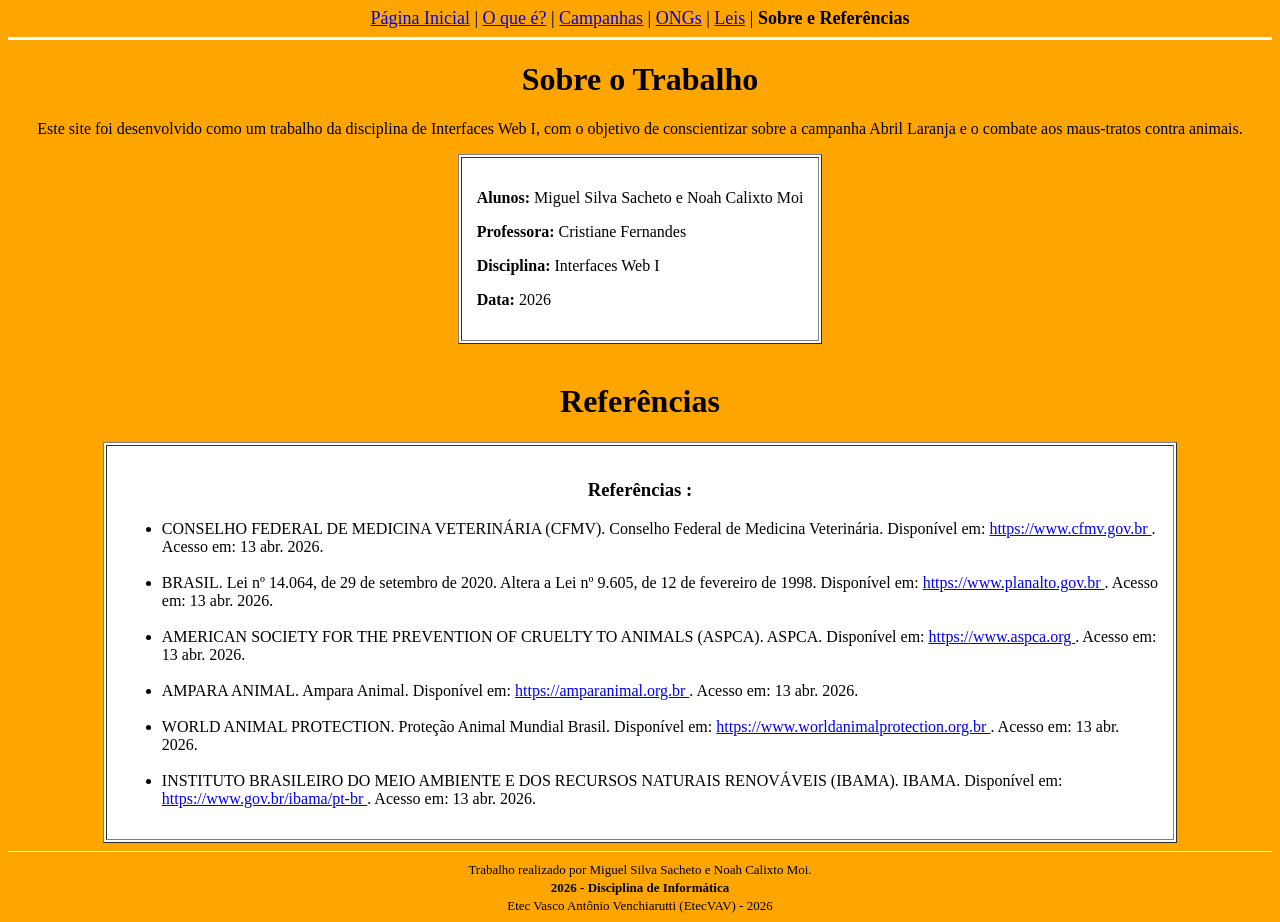
<file: html/1bim/abril-laranja/referencias.html>
<!DOCTYPE html>
<html lang="pt-br">
<head>
    <meta charset="UTF-8">
    <title>Sobre e Referências - Abril Laranja</title>
</head>
<body bgcolor="orange" text="black">

<center>
<font size="4">
<a href="index.html">Página Inicial</a> |
<a href="o que é.html">O que é?</a> |
<a href="campanhas.html">Campanhas</a> |
<a href="Ongs.html">ONGs</a> |
<a href="leis.html">Leis</a> |
<b>Sobre e Referências</b>
</font>

<hr size="3" color="white">

<h1>Sobre o Trabalho</h1>

<p>
Este site foi desenvolvido como um trabalho da disciplina de Interfaces Web I,
com o objetivo de conscientizar sobre a campanha Abril Laranja e o combate
aos maus-tratos contra animais.
</p>

<table border="1" bgcolor="white" cellpadding="15">
<tr>
<td>
<p><b>Alunos:</b> Miguel Silva Sacheto e Noah Calixto Moi</p>
<p><b>Professora:</b> Cristiane Fernandes</p>
<p><b>Disciplina:</b> Interfaces Web I</p>
<p><b>Data:</b> 2026</p>
</td>
</tr>
</table>
  

<br>

<h1>Referências</h1>

 <table border="1" bgcolor="white" cellpadding="15" width="85%">
            <tr>
                <td>
                    <h3 align="center">Referências :</h3>
                    <ul>
                        <li>
CONSELHO FEDERAL DE MEDICINA VETERINÁRIA (CFMV). Conselho Federal de Medicina Veterinária. 
Disponível em: 
<a href="https://www.cfmv.gov.br" target="_blank">
https://www.cfmv.gov.br
</a>. 
Acesso em: 13 abr. 2026.
</li>
<br>

<li>
BRASIL. Lei nº 14.064, de 29 de setembro de 2020. 
Altera a Lei nº 9.605, de 12 de fevereiro de 1998. 
Disponível em: 
<a href="https://www.planalto.gov.br" target="_blank">
https://www.planalto.gov.br
</a>. 
Acesso em: 13 abr. 2026.
</li>
<br>

<li>
AMERICAN SOCIETY FOR THE PREVENTION OF CRUELTY TO ANIMALS (ASPCA). ASPCA. 
Disponível em: 
<a href="https://www.aspca.org" target="_blank">
https://www.aspca.org
</a>. 
Acesso em: 13 abr. 2026.
</li>
<br>

<li>
AMPARA ANIMAL. Ampara Animal. 
Disponível em: 
<a href="https://amparanimal.org.br" target="_blank">
https://amparanimal.org.br
</a>. 
Acesso em: 13 abr. 2026.
</li>
<br>

<li>
WORLD ANIMAL PROTECTION. Proteção Animal Mundial Brasil. 
Disponível em: 
<a href="https://www.worldanimalprotection.org.br" target="_blank">
https://www.worldanimalprotection.org.br
</a>. 
Acesso em: 13 abr. 2026.
</li>
<br>

<li>
INSTITUTO BRASILEIRO DO MEIO AMBIENTE E DOS RECURSOS NATURAIS RENOVÁVEIS (IBAMA). IBAMA. 
Disponível em: 
<a href="https://www.gov.br/ibama/pt-br" target="_blank">
https://www.gov.br/ibama/pt-br
</a>. 
Acesso em: 13 abr. 2026.
</li>
                    </ul>
                </td>
            </tr>
        </table>
  <hr size="1" color="white">

        <font size="2">
            Trabalho realizado por Miguel Silva Sacheto e Noah Calixto Moi.<br>
            <b>2026 - Disciplina de Informática</b> <br>   
        <font size="2">Etec Vasco Antônio Venchiarutti (EtecVAV) - 2026</font>
        </font>

</center>

</body>
</html>
</file>
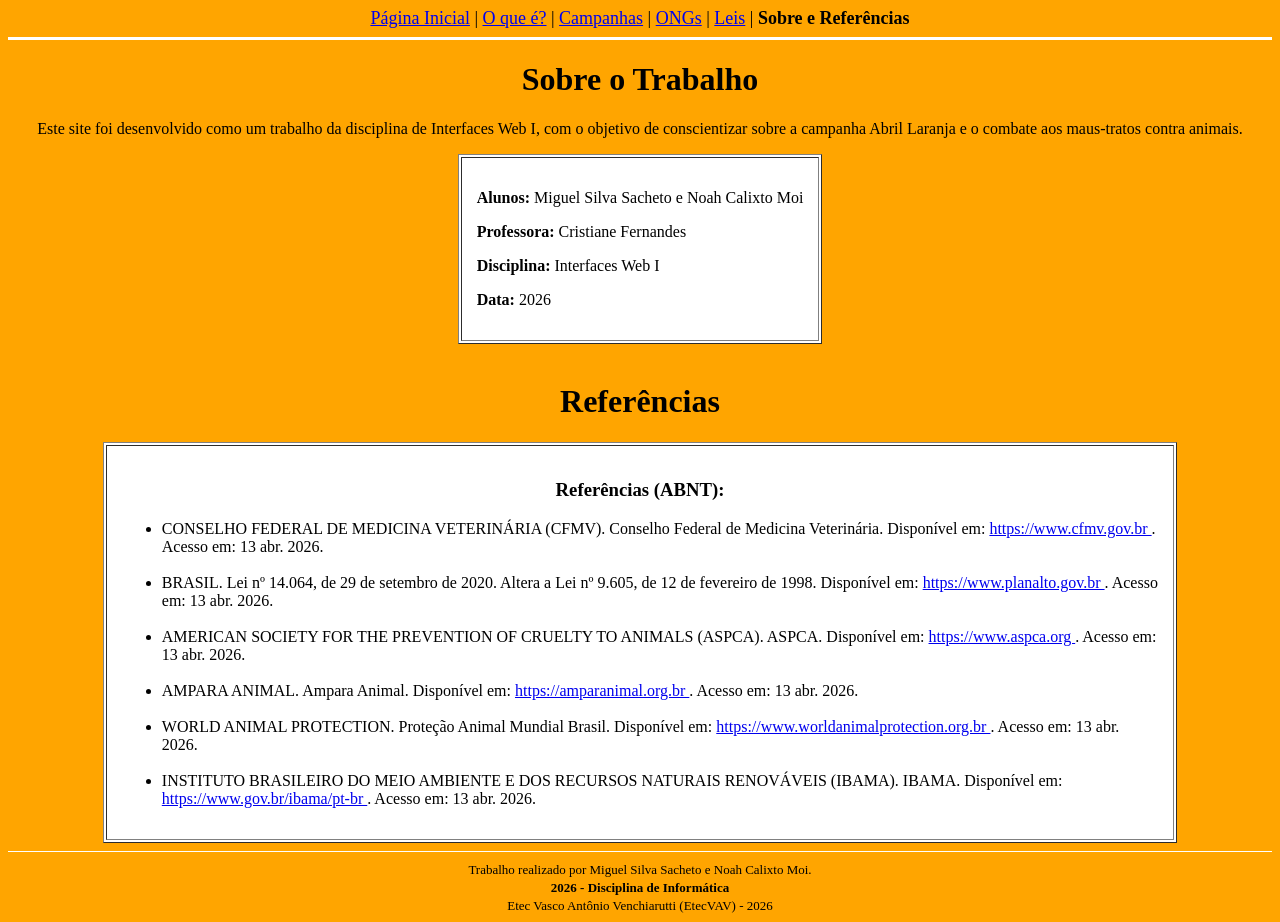
<file: html/1bim/abril-laranja/sobre.html>
<!DOCTYPE html>
<html lang="pt-br">
<head>
    <meta charset="UTF-8">
    <title>Sobre e Referências - Abril Laranja</title>
</head>
<body bgcolor="orange" text="black">

<center>
<font size="4">
<a href="index.html">Página Inicial</a> |
<a href="o que é.html">O que é?</a> |
<a href="campanhas.html">Campanhas</a> |
<a href="Ongs.html">ONGs</a> |
<a href="leis.html">Leis</a> |
<b>Sobre e Referências</b>
</font>

<hr size="3" color="white">

<h1>Sobre o Trabalho</h1>

<p>
Este site foi desenvolvido como um trabalho da disciplina de Interfaces Web I,
com o objetivo de conscientizar sobre a campanha Abril Laranja e o combate
aos maus-tratos contra animais.
</p>

<table border="1" bgcolor="white" cellpadding="15">
<tr>
<td>
<p><b>Alunos:</b> Miguel Silva Sacheto e Noah Calixto Moi</p>
<p><b>Professora:</b> Cristiane Fernandes</p>
<p><b>Disciplina:</b> Interfaces Web I</p>
<p><b>Data:</b> 2026</p>
</td>
</tr>
</table>
  

<br>

<h1>Referências</h1>

 <table border="1" bgcolor="white" cellpadding="15" width="85%">
            <tr>
                <td>
                    <h3 align="center">Referências (ABNT):</h3>
                    <ul>
                        <li>
CONSELHO FEDERAL DE MEDICINA VETERINÁRIA (CFMV). Conselho Federal de Medicina Veterinária. 
Disponível em: 
<a href="https://www.cfmv.gov.br" target="_blank">
https://www.cfmv.gov.br
</a>. 
Acesso em: 13 abr. 2026.
</li>
<br>

<li>
BRASIL. Lei nº 14.064, de 29 de setembro de 2020. 
Altera a Lei nº 9.605, de 12 de fevereiro de 1998. 
Disponível em: 
<a href="https://www.planalto.gov.br" target="_blank">
https://www.planalto.gov.br
</a>. 
Acesso em: 13 abr. 2026.
</li>
<br>

<li>
AMERICAN SOCIETY FOR THE PREVENTION OF CRUELTY TO ANIMALS (ASPCA). ASPCA. 
Disponível em: 
<a href="https://www.aspca.org" target="_blank">
https://www.aspca.org
</a>. 
Acesso em: 13 abr. 2026.
</li>
<br>

<li>
AMPARA ANIMAL. Ampara Animal. 
Disponível em: 
<a href="https://amparanimal.org.br" target="_blank">
https://amparanimal.org.br
</a>. 
Acesso em: 13 abr. 2026.
</li>
<br>

<li>
WORLD ANIMAL PROTECTION. Proteção Animal Mundial Brasil. 
Disponível em: 
<a href="https://www.worldanimalprotection.org.br" target="_blank">
https://www.worldanimalprotection.org.br
</a>. 
Acesso em: 13 abr. 2026.
</li>
<br>

<li>
INSTITUTO BRASILEIRO DO MEIO AMBIENTE E DOS RECURSOS NATURAIS RENOVÁVEIS (IBAMA). IBAMA. 
Disponível em: 
<a href="https://www.gov.br/ibama/pt-br" target="_blank">
https://www.gov.br/ibama/pt-br
</a>. 
Acesso em: 13 abr. 2026.
</li>
                    </ul>
                </td>
            </tr>
        </table>
  <hr size="1" color="white">

        <font size="2">
            Trabalho realizado por Miguel Silva Sacheto e Noah Calixto Moi.<br>
            <b>2026 - Disciplina de Informática</b> <br>   
        <font size="2">Etec Vasco Antônio Venchiarutti (EtecVAV) - 2026</font>
        </font>

</center>

</body>
</html>
</file>
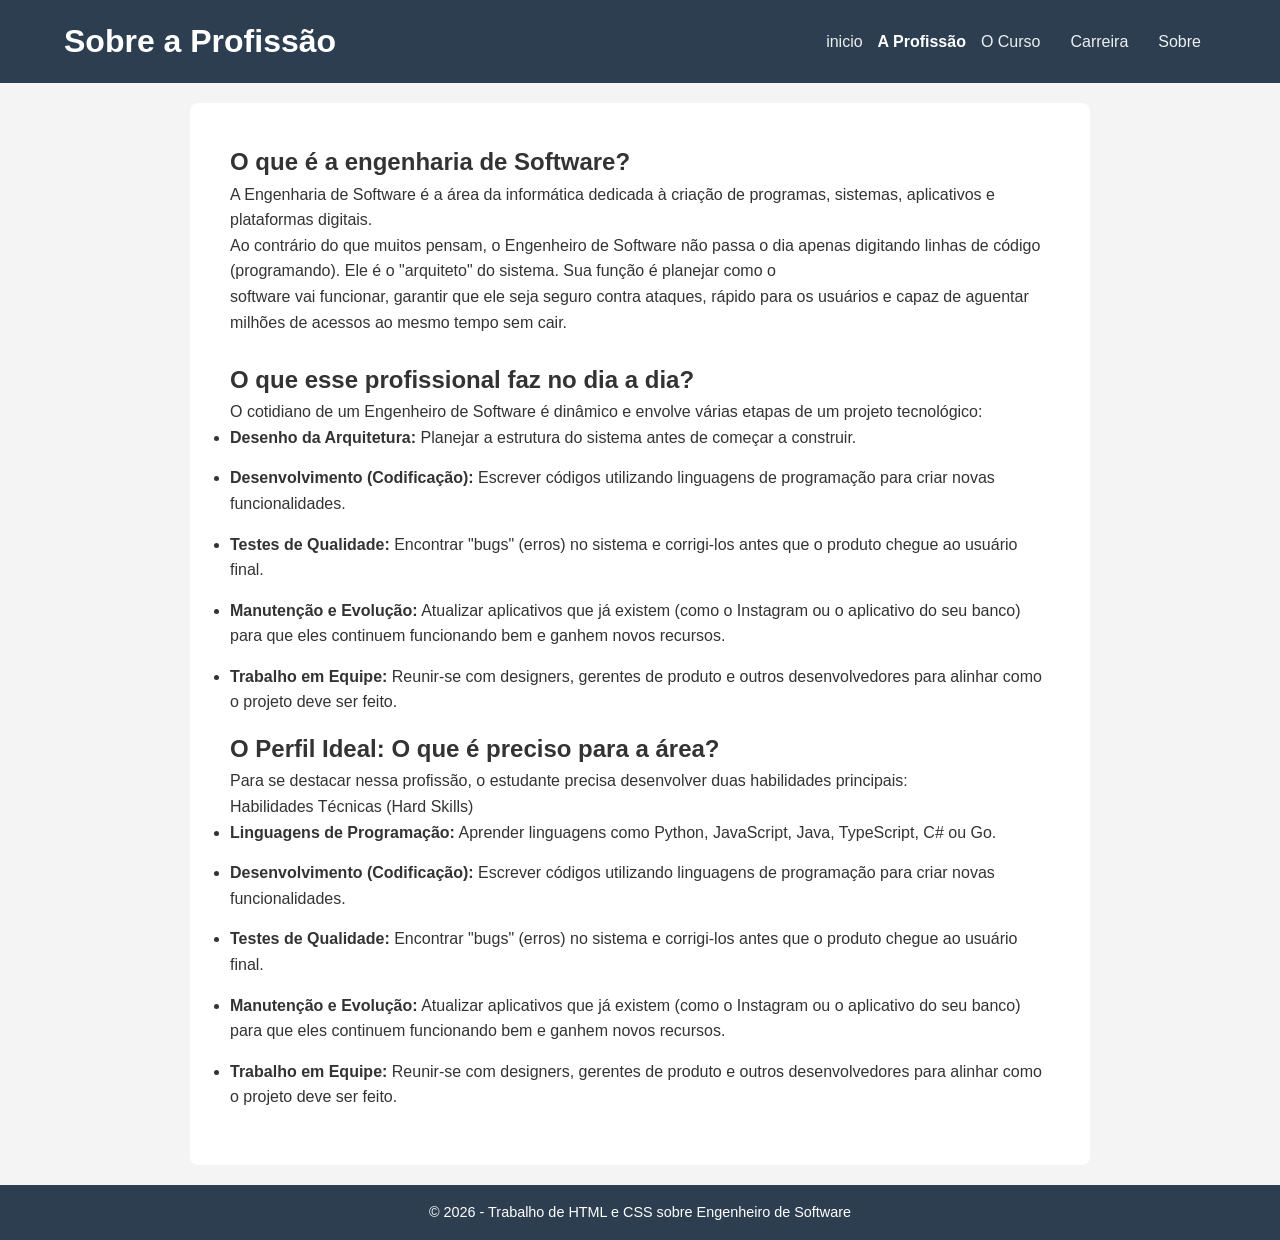
<file: html/2-bim/site-profissoes/profissao.html>
<!DOCTYPE html>
<html lang="pt-BR">
<head>
    <meta charset="UTF-8">
    <title> Sobre a Profissão </title>
    <link rel="stylesheet" href="estilo.css">
</head>
<body>

    <header>
        <h1>Sobre a Profissão</h1>
        <nav>
            <a href="index.html" >inicio</a> 
            <B>A Profissão </B> 
            <a href="curso.htm">O Curso</a> 
            <a href="carreira.html">Carreira</a>  
            <a href="sobre.html">Sobre</a>
        </nav>
    </header>

    <main>
        <h2>O que é a engenharia de Software?</h2>
        <p>A Engenharia de Software é a área da informática dedicada à criação de programas, sistemas, aplicativos e plataformas digitais.</p>
        <p>Ao contrário do que muitos pensam, o Engenheiro de Software não passa o dia apenas digitando linhas de código (programando).
             Ele é o "arquiteto" do sistema. Sua função é planejar como o</p>
             <p>software vai funcionar, garantir que ele seja seguro contra ataques, rápido para os usuários e capaz de aguentar milhões de acessos ao mesmo tempo sem cair.</p> <br>
             <h2>O que esse profissional faz no dia a dia?</h2>
             <P>O cotidiano de um Engenheiro de Software é dinâmico e envolve várias etapas de um projeto tecnológico:</P>
                 <ul>
                    <li><strong>Desenho da Arquitetura:</strong> Planejar a estrutura do sistema antes de começar a construir.</li>
                
                    <li><strong>Desenvolvimento (Codificação):</strong> Escrever códigos utilizando linguagens de programação para criar novas funcionalidades.</li>
                
                     <li><strong>Testes de Qualidade:</strong> Encontrar "bugs" (erros) no sistema e corrigi-los antes que o produto chegue ao usuário final.</li>
                
                    <li><strong>Manutenção e Evolução:</strong> Atualizar aplicativos que já existem (como o Instagram ou o aplicativo do seu banco) para que eles continuem funcionando bem e ganhem novos recursos.</li>
                
                     <li><strong>Trabalho em Equipe:</strong> Reunir-se com designers, gerentes de produto e outros desenvolvedores para alinhar como o projeto deve ser feito.</li>
                 </ul>
        <h2>O Perfil Ideal: O que é preciso para a área?</h2>
        <p>Para se destacar nessa profissão, o estudante precisa desenvolver duas habilidades principais:</p>
        <P>Habilidades Técnicas (Hard Skills)</P>
                <ul>
                    <li><strong>Linguagens de Programação:</strong> Aprender linguagens como Python, JavaScript, Java, TypeScript, C# ou Go.</li>
        
                    <li><strong>Desenvolvimento (Codificação):</strong> Escrever códigos utilizando linguagens de programação para criar novas funcionalidades.</li>
        
                    <li><strong>Testes de Qualidade:</strong> Encontrar "bugs" (erros) no sistema e corrigi-los antes que o produto chegue ao usuário final.</li>
        
                    <li><strong>Manutenção e Evolução:</strong> Atualizar aplicativos que já existem (como o Instagram ou o aplicativo do seu banco) para que eles continuem funcionando bem e ganhem novos recursos.</li>
        
                    <li><strong>Trabalho em Equipe:</strong> Reunir-se com designers, gerentes de produto e outros desenvolvedores para alinhar como o projeto deve ser feito.</li>
                </ul>

    </main>

    <footer>
        <p>&copy; 2026 - Trabalho de HTML e CSS sobre Engenheiro de Software</p>
    </footer>

</body>
</html>
</file>
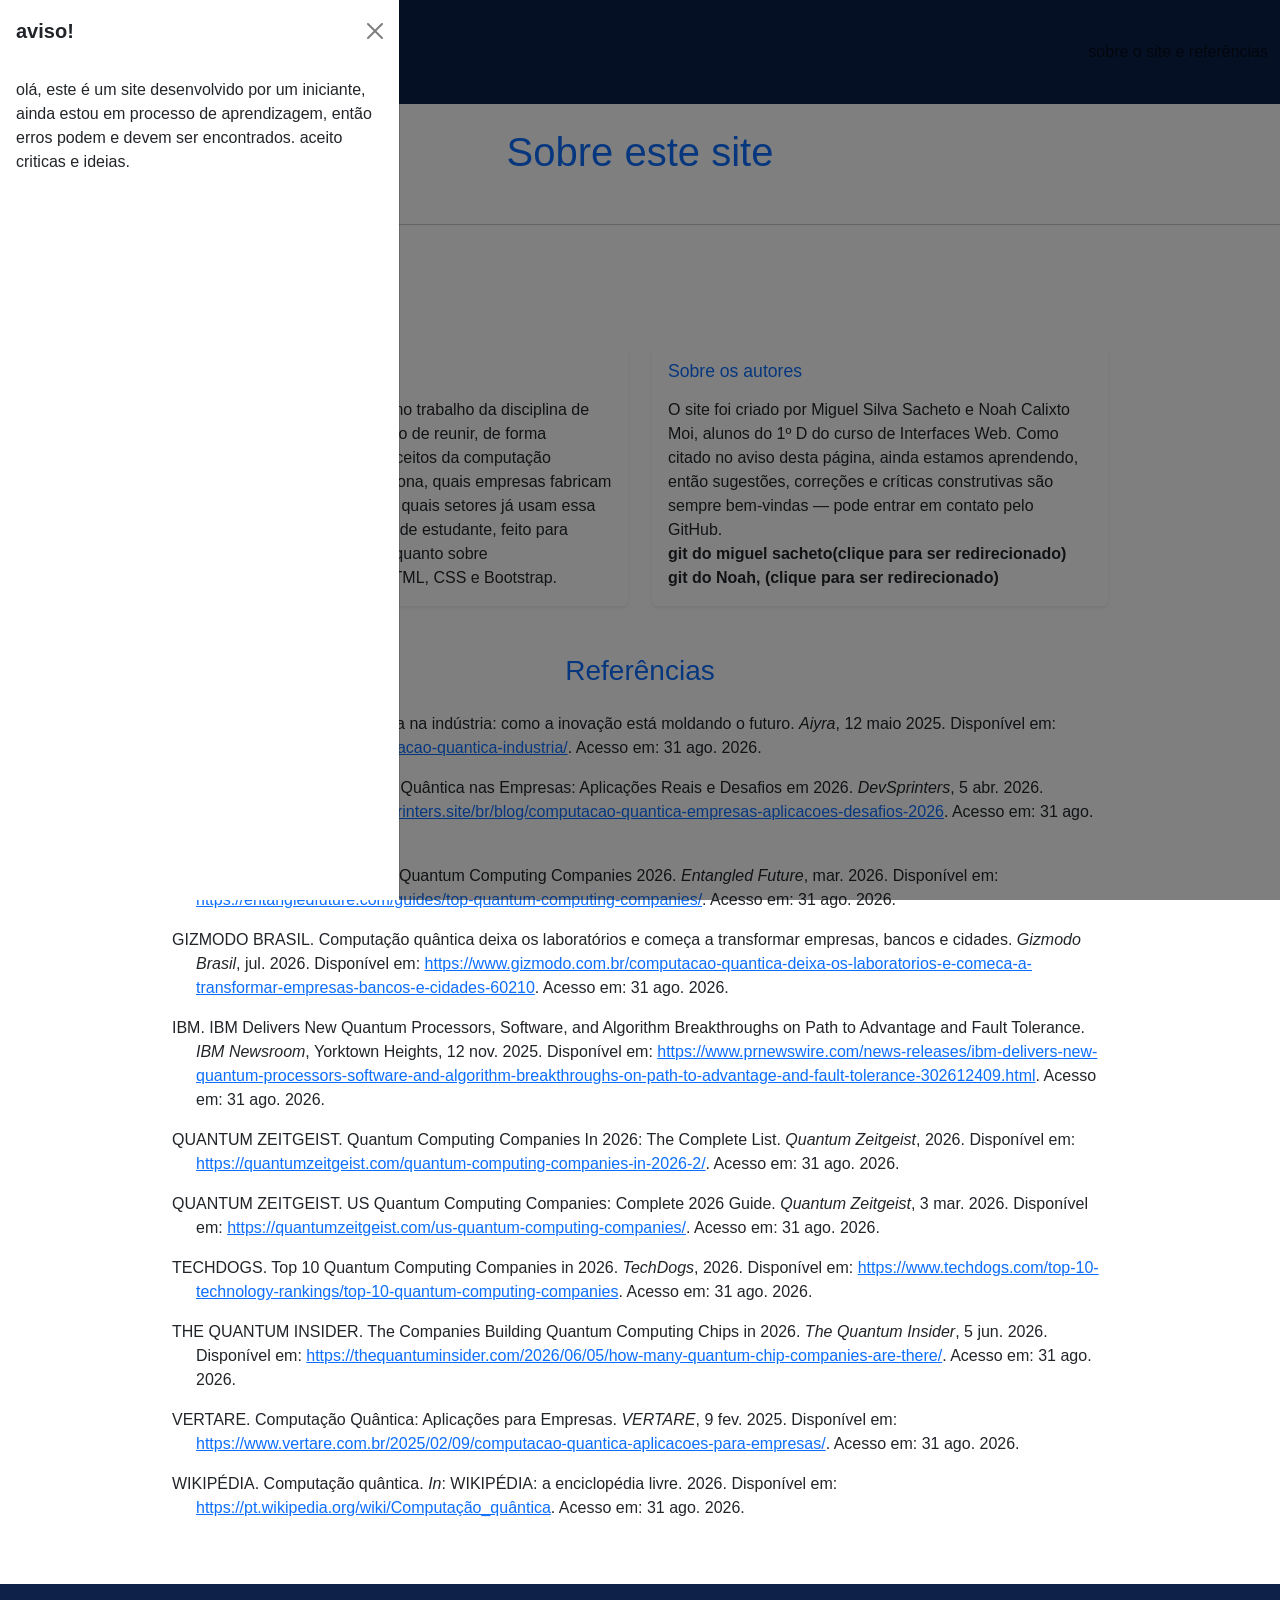
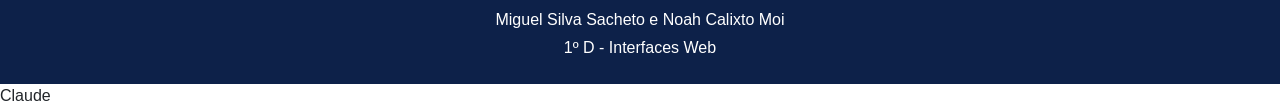
<file: html/3-bi/computacao-quantica/sobre.html>
<!doctype html>
<html lang="pt-BR">

<head>
    <meta charset="utf-8">
    <meta name="viewport" content="width=device-width, initial-scale=1">
    <title>Computação Quântica</title>

    <!-- CSS do Bootstrap, carregado via CDN (jsDelivr). Precisa vir ANTES do style.css,
         senão suas regras customizadas (ex: .hero) podem ser sobrescritas pelo Bootstrap -->
    <link href="https://cdn.jsdelivr.net/npm/bootstrap@5.3.8/dist/css/bootstrap.min.css" rel="stylesheet"
        integrity="sha384-sRIl4kxILFvY47J16cr9ZwB07vP4J8+LH7qKQnuqkuIAvNWLzeN8tE5YBujZqJLB" crossorigin="anonymous">
    <!-- Meu CSS customizado (classes .hero, .card, .card:hover, .card-title etc.) -->
    <link rel="stylesheet" href="style.css">
</head>

<body>

    <!-- popup que aparece no inicio -->
    <div class="offcanvas offcanvas-start show" tabindex="-1" id="offcanvas" aria-labelledby="offcanvasLabel">
        <div class="offcanvas-header">
            <h5 class="offcanvas-title" id="offcanvasLabel"><strong>aviso!</strong></h5>
            <button type="button" class="btn-close" data-bs-dismiss="offcanvas" aria-label="Close"></button>
        </div>
        <div class="offcanvas-body">
            olá, este é um site desenvolvido por um iniciante, ainda estou em processo de aprendizagem, então erros
            podem e devem ser encontrados. aceito criticas e ideias.<br>
            

        </div>
    </div>

    <header>
        <nav class="navbar navbar-expand-lg  hero">
            <div class="container-fluid">
                <a class="navbar-brand" href="#">Sobre</a>

                <button class="navbar-toggler" type="button" data-bs-toggle="collapse" data-bs-target="#navbarText"
                    aria-controls="navbarText" aria-expanded="false" aria-label="Toggle navigation">
                    <span class="navbar-toggler-icon"></span>
                </button>

                <div class="collapse navbar-collapse" id="navbarText">
                    <ul class="navbar-nav me-auto mb-2 mb-lg-0">
                        <li class="nav-item">
                            <a class="nav-link" href="index.html">Inicio</a>
                        </li>
                        <li class="nav-item">
                            <a class="nav-link" href="empresas.html">Empresas</a>
                        </li>
                        <li class="nav-item">
                            <a class="nav-link active" aria-current="page" href="sobre.html">Sobre</a>
                        </li>
                    </ul>

                    <span class="navbar-text">
                        sobre o site e referências
                    </span>
                </div>
            </div>
        </nav>
    </header>

    <br>
    <h1 class="text-center text-primary">Sobre este site</h1>
    <hr class="my-5">
    <br>

    <!-- Grid com 2 colunas, seguindo o mesmo padrão de cards das outras páginas -->
    <div class="row g-4 mt-4 w-75 mx-auto">
        <div class="col-md-6">
            <div class="card h-100 shadow-sm border-0">
                <div class="card-body">
                    <h5 class="card-title text-primary mb-3">Sobre o projeto</h5>
                    <p class="card-text text-start">Este site foi desenvolvido como trabalho da disciplina de
                        Interfaces Web, com o objetivo de reunir, de forma organizada, os principais conceitos da
                        computação quântica: o que é, como funciona, quais empresas fabricam os computadores
                        quânticos e quais setores já usam essa tecnologia hoje. É um projeto de estudante, feito para
                        aprender tanto sobre o tema quanto sobre desenvolvimento web com HTML, CSS e Bootstrap.</p>
                </div>
            </div>
        </div>
        <div class="col-md-6">
            <div class="card h-100 shadow-sm border-0">
                <div class="card-body">
                    <h5 class="card-title text-primary mb-3">Sobre os autores</h5>
                    <p class="card-text text-start">O site foi criado por Miguel Silva Sacheto e Noah Calixto Moi,
                        alunos do 1º D do curso de Interfaces Web. Como citado no aviso desta página, ainda estamos
                        aprendendo, então sugestões, correções e críticas construtivas são sempre bem-vindas — pode
                        entrar em contato pelo GitHub. <strong><a class="nav-link"
                                href="https://github.com/miguelsacheto">git do miguel sacheto(clique para ser
                                redirecionado)</a></strong>
                        <strong><a class="nav-link" href="https://github.com/noahcalixtomoi"> git do Noah, 
                                (clique para ser
                                redirecionado)</a></strong>
                        
                    </p>
                </div>
            </div>
        </div>
    </div>

    <br>
    <br>

    <h3 class="text-center text-primary mb-4">Referências</h3>
    <div class="container w-75">
        <p class="text-start" style="text-indent: -1.5em; padding-left: 1.5em;">AIYRA I.T. Computação quântica na
            indústria: como a inovação está moldando o futuro. <em>Aiyra</em>, 12 maio 2025. Disponível em: <a
                href="https://aiyrait.com.br/computacao-quantica-industria/" target="_blank"
                rel="noopener noreferrer">https://aiyrait.com.br/computacao-quantica-industria/</a>. Acesso em: 31
            ago. 2026.</p>

        <p class="text-start" style="text-indent: -1.5em; padding-left: 1.5em;">DEVSPRINTERS. Computação Quântica nas
            Empresas: Aplicações Reais e Desafios em 2026. <em>DevSprinters</em>, 5 abr. 2026. Disponível em: <a
                href="https://devsprinters.site/br/blog/computacao-quantica-empresas-aplicacoes-desafios-2026"
                target="_blank"
                rel="noopener noreferrer">https://devsprinters.site/br/blog/computacao-quantica-empresas-aplicacoes-desafios-2026</a>.
            Acesso em: 31 ago. 2026.</p>

        <p class="text-start" style="text-indent: -1.5em; padding-left: 1.5em;">ENTANGLED FUTURE. Top 25 Quantum
            Computing Companies 2026. <em>Entangled Future</em>, mar. 2026. Disponível em: <a
                href="https://entangledfuture.com/guides/top-quantum-computing-companies/" target="_blank"
                rel="noopener noreferrer">https://entangledfuture.com/guides/top-quantum-computing-companies/</a>.
            Acesso em: 31 ago. 2026.</p>

        <p class="text-start" style="text-indent: -1.5em; padding-left: 1.5em;">GIZMODO BRASIL. Computação quântica
            deixa os laboratórios e começa a transformar empresas, bancos e cidades. <em>Gizmodo Brasil</em>, jul.
            2026. Disponível em: <a
                href="https://www.gizmodo.com.br/computacao-quantica-deixa-os-laboratorios-e-comeca-a-transformar-empresas-bancos-e-cidades-60210"
                target="_blank"
                rel="noopener noreferrer">https://www.gizmodo.com.br/computacao-quantica-deixa-os-laboratorios-e-comeca-a-transformar-empresas-bancos-e-cidades-60210</a>.
            Acesso em: 31 ago. 2026.</p>

        <p class="text-start" style="text-indent: -1.5em; padding-left: 1.5em;">IBM. IBM Delivers New Quantum
            Processors, Software, and Algorithm Breakthroughs on Path to Advantage and Fault Tolerance. <em>IBM
                Newsroom</em>, Yorktown Heights, 12 nov. 2025. Disponível em: <a
                href="https://www.prnewswire.com/news-releases/ibm-delivers-new-quantum-processors-software-and-algorithm-breakthroughs-on-path-to-advantage-and-fault-tolerance-302612409.html"
                target="_blank"
                rel="noopener noreferrer">https://www.prnewswire.com/news-releases/ibm-delivers-new-quantum-processors-software-and-algorithm-breakthroughs-on-path-to-advantage-and-fault-tolerance-302612409.html</a>.
            Acesso em: 31 ago. 2026.</p>

        <p class="text-start" style="text-indent: -1.5em; padding-left: 1.5em;">QUANTUM ZEITGEIST. Quantum Computing
            Companies In 2026: The Complete List. <em>Quantum Zeitgeist</em>, 2026. Disponível em: <a
                href="https://quantumzeitgeist.com/quantum-computing-companies-in-2026-2/" target="_blank"
                rel="noopener noreferrer">https://quantumzeitgeist.com/quantum-computing-companies-in-2026-2/</a>.
            Acesso em: 31 ago. 2026.</p>

        <p class="text-start" style="text-indent: -1.5em; padding-left: 1.5em;">QUANTUM ZEITGEIST. US Quantum
            Computing Companies: Complete 2026 Guide. <em>Quantum Zeitgeist</em>, 3 mar. 2026. Disponível em: <a
                href="https://quantumzeitgeist.com/us-quantum-computing-companies/" target="_blank"
                rel="noopener noreferrer">https://quantumzeitgeist.com/us-quantum-computing-companies/</a>. Acesso
            em: 31 ago. 2026.</p>

        <p class="text-start" style="text-indent: -1.5em; padding-left: 1.5em;">TECHDOGS. Top 10 Quantum Computing
            Companies in 2026. <em>TechDogs</em>, 2026. Disponível em: <a
                href="https://www.techdogs.com/top-10-technology-rankings/top-10-quantum-computing-companies"
                target="_blank"
                rel="noopener noreferrer">https://www.techdogs.com/top-10-technology-rankings/top-10-quantum-computing-companies</a>.
            Acesso em: 31 ago. 2026.</p>

        <p class="text-start" style="text-indent: -1.5em; padding-left: 1.5em;">THE QUANTUM INSIDER. The Companies
            Building Quantum Computing Chips in 2026. <em>The Quantum Insider</em>, 5 jun. 2026. Disponível em: <a
                href="https://thequantuminsider.com/2026/06/05/how-many-quantum-chip-companies-are-there/"
                target="_blank"
                rel="noopener noreferrer">https://thequantuminsider.com/2026/06/05/how-many-quantum-chip-companies-are-there/</a>.
            Acesso em: 31 ago. 2026.</p>

        <p class="text-start" style="text-indent: -1.5em; padding-left: 1.5em;">VERTARE. Computação Quântica:
            Aplicações para Empresas. <em>VERTARE</em>, 9 fev. 2025. Disponível em: <a
                href="https://www.vertare.com.br/2025/02/09/computacao-quantica-aplicacoes-para-empresas/"
                target="_blank"
                rel="noopener noreferrer">https://www.vertare.com.br/2025/02/09/computacao-quantica-aplicacoes-para-empresas/</a>.
            Acesso em: 31 ago. 2026.</p>

        <p class="text-start" style="text-indent: -1.5em; padding-left: 1.5em;">WIKIPÉDIA. Computação quântica.
            <em>In</em>: WIKIPÉDIA: a enciclopédia livre. 2026. Disponível em: <a
                href="https://pt.wikipedia.org/wiki/Computa%C3%A7%C3%A3o_qu%C3%A2ntica" target="_blank"
                rel="noopener noreferrer">https://pt.wikipedia.org/wiki/Computação_quântica</a>. Acesso em: 31 ago.
            2026.
        </p>
    </div>

    <br>
    <br>
    <!-- Footer do Bootstrap: reaproveita a classe "hero" pra manter a mesma cor de fundo da navbar, igual às outras páginas -->
    <footer class="hero text-center text-white py-4">
        <div class="container">
            <p class="mb-1">Miguel Silva Sacheto e Noah Calixto Moi</p>
            <p class="mb-0">1º D - Interfaces Web</p>
        </div>
    </footer>
    Claude

<!--Etapa: Redação / Artigo

Finalidade: Correção de erros ortográficos e gramaticais

Validação: Texto revisado pelo aluno

Gemini

Etapa: Planejamento / Pesquisa

Finalidade: Explicação de conteúdos e sugestão de ideias para a estruturação do trabalho

Validação: Ideias e conteúdos analisados e adaptados pelo aluno -->

    <script src="https://cdn.jsdelivr.net/npm/bootstrap@5.3.8/dist/js/bootstrap.bundle.min.js"
        integrity="sha384-FKyoEForCGlyvwx9Hj09JcYn3nv7wiPVlz7YYwJrWVcXK/BmnVDxM+D2scQbITxI"
        crossorigin="anonymous"></script>

</body>

</html>
</file>
<file: html/3-bi/site qualquer/style.css>
body {
  font-family: Arial, Helvetica, sans-serif;
}

.hero {
  background-color: #9facc7;
  padding-top: 2rem;
  padding-bottom: 2rem;
}

.card {
  transition: transform 0.2s ease-in-out;
}

/* Efeito simples ao passar o mouse no card */
.card:hover {
  transform: translateY(-5px);
}

/* Espaço extra para os títulos dentro dos cards */
.card-title {
  font-size: 1.1rem;
}
</file>
<file: html/2-bim/site-profissoes/estilo.css>
/* --- Base Mobile-First --- */
* {
    margin: 0;
    padding: 0;
    box-sizing: border-box;
}

body {
    font-family: 'Arial', sans-serif;
    line-height: 1.6;
    color: #333;
    background-color: #f4f4f4;
}

/* Header & Nav (Mobile-First) */
header {
    background: #2c3e50;
    color: #fff;
    padding: 1rem;
    text-align: center;
}

nav {
    display: flex;
    flex-direction: column;
    margin-top: 10px;
}

nav a {
    color: #ecf0f1;
    text-decoration: none;
    padding: 8px;
    border-bottom: 1px solid #34495e;
}
.item-menu{
margin-left    :15px;
text-decoration: none;
}
.imagem-perfil {
    width: 100%;       
    max-width: 500px;  
    height: auto;
}
li {
    margin-bottom: 15px; /* Cria um espaço abaixo de cada item da lista */
    font-family: Arial, sans-serif; /* Altera a fonte para uma mais moderna, parecida com a da imagem */
    line-height: 1.6; /* Deixa o espaçamento entre as linhas do texto mais agradável */
}

/* parte principal */
main {
    padding: 20px;
    background: #fff;
    margin: 10px;
    border-radius: 8px;
}

/* Footer */
footer {
    text-align: center;
    padding: 1rem;
    background: #2c3e50;
    color: #fff;
    font-size: 0.9rem;
}

/* para pc */
@media (min-width: 768px) {
    header {
        display: flex;
        justify-content: space-between;
        align-items: center;
        padding: 1rem 5%;
    }
    
    nav {
        flex-direction: row;
        margin-top: 0;
    }
    
    nav a {
        padding: 0 15px;
        border-bottom: none;
    }
    
    main {
        max-width: 900px;
        margin: 20px auto;
        padding: 40px;
    }
}
</file>
<file: html/3-bi/computacao-quantica/style.css>
body {
  font-family: Arial, Helvetica, sans-serif;
}

.hero {
  background-color: #0d2149;
  padding-top: 2rem;
  padding-bottom: 2rem;
}

.card {
  transition: transform 0.2s ease-in-out;
}

/* Efeito simples ao passar o mouse no card */
.card:hover {
  transform: translateY(-5px);
}

/* Espaço extra para os títulos dentro dos cards */
.card-title {
  font-size: 1.1rem;
}
</file>
<file: 1 ano/4-bim/sacheto/style.css>
/* ==========================================================
   Fluxo-Certo - estilos próprios (por cima do Bootstrap 5)
   ========================================================== */

/* Cores da marca (variáveis) */
:root {
  --petroleo: #087a90;
  --marinho: #0b2a5b;
  --laranja: #f97316;
  --vinho: #4a1a2b;
  --claro: #f3f9fa;
  --tinta: #14232b;
  --linha: #dbe8ec;
}

/* ---------- Base ---------- */
html {
  scroll-behavior: smooth;
  scroll-padding-top: 80px; /* para o menu fixo não cobrir o título ao clicar num link */
}

body {
  font-family: "Segoe UI", "Helvetica Neue", Arial, sans-serif;
  color: var(--tinta);
  line-height: 1.6;
}

h1, h2, h3 {
  color: var(--marinho);
  font-weight: 800;
  letter-spacing: -0.02em;
  line-height: 1.1;
}

h1 { font-size: clamp(2.1rem, 5.5vw, 3.6rem); }
h2 { font-size: clamp(1.7rem, 4vw, 2.4rem); margin-bottom: 0.6rem; }
h3 { font-size: 1.2rem; margin-bottom: 0.4rem; }

/* Linhas de texto não ficam compridas demais */
.secao p,
.preco p {
  max-width: 62ch;
}

/* Em seções centralizadas, o parágrafo fica no meio */
.text-center p {
  margin-inline: auto;
}

/* Contorno laranja ao navegar pelo teclado */
a:focus-visible,
button:focus-visible {
  outline: 3px solid var(--laranja);
  outline-offset: 3px;
}

/* Espaçamento padrão das seções */
.secao {
  padding: 4rem 0;
}

/* Espaço no fim da página para a barra de ligar não cobrir o rodapé (só no celular) */
@media (max-width: 767.98px) {
  body {
    padding-bottom: 70px;
  }
}

/* ---------- Fundos coloridos ---------- */
.fundo-petroleo { background-color: var(--petroleo); }
.fundo-marinho  { background-color: var(--marinho); }
.fundo-vinho    { background-color: var(--vinho); }
.fundo-claro    { background-color: var(--claro); }

/* Texto branco nas seções escuras */
.fundo-petroleo,
.fundo-petroleo h1,
.fundo-petroleo h2,
.fundo-marinho,
.fundo-marinho h2,
.fundo-vinho {
  color: #ffffff;
}

/* ---------- Botão de ligar (laranja) ---------- */
/* No Bootstrap 5.3 o botão usa variáveis --bs-btn-*; mudamos elas aqui */
.btn-ligar {
  --bs-btn-color: var(--marinho);
  --bs-btn-bg: var(--laranja);
  --bs-btn-border-color: var(--laranja);
  --bs-btn-hover-color: var(--marinho);
  --bs-btn-hover-bg: #ffffff;
  --bs-btn-hover-border-color: var(--laranja);
  --bs-btn-active-color: var(--marinho);
  --bs-btn-active-bg: #ffffff;
  --bs-btn-active-border-color: var(--laranja);
  --bs-btn-border-width: 2px;
  font-weight: 800;
}

/* ---------- Menu ---------- */
.navbar-brand {
  color: var(--marinho);
  font-weight: 800;
  font-size: 1.15rem;
}

.navbar-brand img {
  object-fit: contain;
  margin-right: 0.4rem;
}

.navbar-nav .nav-link {
  color: var(--tinta);
  font-weight: 600;
}

.navbar-nav .nav-link:hover {
  color: var(--petroleo);
}

/* ---------- Seção principal ---------- */
.hero {
  padding: 4.5rem 0 6rem; /* o espaço de baixo é para a onda */
}

.hero p {
  margin-bottom: 1.4rem;
}

/* Telefone grande em destaque */
.telefone {
  display: block;
  width: fit-content;
  font-size: clamp(2.2rem, 7vw, 4.2rem);
  font-weight: 900;
  letter-spacing: -0.03em;
  line-height: 1;
  color: #ffffff;
  text-decoration: none;
  margin: 1.2rem 0 1.4rem;
  border-bottom: 6px solid var(--laranja);
}

.telefone:hover {
  color: #ffe3cc;
}

/* Caixa branca da logo */
.caixa-logo {
  background-color: #ffffff;
  padding: 6%;
  max-width: 320px;
  box-shadow: 0 0 0 10px rgba(255, 255, 255, 0.18);
}

/* Onda no fim da seção principal */
.onda {
  height: 60px;
  margin-bottom: -1px;
}

/* ---------- Garantias ---------- */
.checks li {
  display: flex;
  align-items: flex-start;
  gap: 0.8rem;
  margin-bottom: 0.9rem;
  font-size: 1.1rem;
}

/* Gotinha antes de cada item */
.checks li::before {
  content: "";
  flex: none;
  width: 1.4rem;
  height: 1.4rem;
  margin-top: 0.2rem;
  background-color: var(--petroleo);
  border-radius: 50% 50% 50% 0;
  transform: rotate(-45deg);
}

.prova {
  background-color: var(--claro);
  border-left: 6px solid var(--laranja);
  border-radius: 0 14px 14px 0;
  padding: 1.6rem;
}

.prova strong {
  display: block;
  font-size: 2.4rem;
  line-height: 1;
  color: var(--marinho);
}

/* ---------- Diferenciais (cards com faixa colorida em cima) ---------- */
.dif-card {
  border: 0;
  border-top: 5px solid var(--petroleo);
  border-radius: 0 0 12px 12px;
}

.borda-petroleo { border-top-color: var(--petroleo); }
.borda-laranja  { border-top-color: var(--laranja); }
.borda-marinho  { border-top-color: var(--marinho); }
.borda-vinho    { border-top-color: var(--vinho); }

.dif-card p {
  font-size: 0.98rem;
}

/* ---------- Preço ---------- */
.preco {
  padding: 3rem 0;
}

.preco p {
  font-size: 1.2rem;
}

.preco-valor {
  display: block;
  font-size: clamp(2.4rem, 7vw, 4rem);
  font-weight: 800;
  line-height: 1.1;
  margin-top: 0.3rem;
}

/* ---------- Serviços ---------- */
.servico {
  padding: 1.1rem 0;
  border-bottom: 2px solid var(--linha);
}

.servico h3 {
  font-size: 1.15rem;
  margin-bottom: 0.2rem;
}

.servico p {
  margin: 0;
  font-size: 0.97rem;
}

/* Faixa de emergência */
.emergencia {
  background-color: var(--marinho);
  color: #ffffff;
  border-radius: 14px;
  padding: 1.2rem 1.4rem;
  font-size: 1.1rem;
}

/* ---------- Como funciona ---------- */
.passo {
  background-color: #ffffff;
  border-radius: 14px;
  padding: 1.4rem;
  height: 100%;
}

.numero {
  width: 2.4rem;
  height: 2.4rem;
  background-color: var(--petroleo);
  color: #ffffff;
  font-weight: 800;
}

/* ---------- Quem atendemos ---------- */
.publico {
  height: 100%;
  border: 2px solid var(--linha);
  border-radius: 12px;
  padding: 1.2rem;
}

.publico h3 {
  font-size: 1.1rem;
}

/* ---------- Depoimentos ---------- */
.depoimento {
  margin: 0;
  background-color: rgba(255, 255, 255, 0.12);
  border-radius: 14px;
  padding: 1.4rem;
}

.depoimento p {
  font-size: 1.05rem;
}

.depoimento cite {
  font-style: normal;
  font-weight: 700;
}

.estrelas {
  display: block;
  margin-bottom: 0.4rem;
  color: #ffd37a;
  letter-spacing: 0.15em;
}

/* ---------- Dúvidas (accordion do Bootstrap) ---------- */
.accordion {
  --bs-accordion-active-bg: var(--claro);
  --bs-accordion-active-color: var(--marinho);
  --bs-accordion-border-color: var(--linha);
  --bs-accordion-btn-focus-box-shadow: none;
}

.accordion-button {
  font-weight: 700;
  font-size: 1.1rem;
  color: var(--marinho);
}

/* ---------- Contato ---------- */
.email {
  color: #ffffff;
  font-weight: 700;
}

/* ---------- Rodapé ---------- */
footer {
  background-color: #071a39;
  color: #b9c7dd;
  text-align: center;
  padding: 1.5rem 0;
  font-size: 0.9rem;
}

/* ---------- Barra de ligar fixa no celular ---------- */
.barra-ligar {
  background-color: var(--laranja);
  color: var(--marinho);
  text-align: center;
  font-weight: 900;
  font-size: 1.2rem;
  padding: 1rem;
  text-decoration: none;
  box-shadow: 0 -4px 16px rgba(0, 0, 0, 0.2);
}

.barra-ligar:hover {
  color: var(--marinho);
}
</file>
